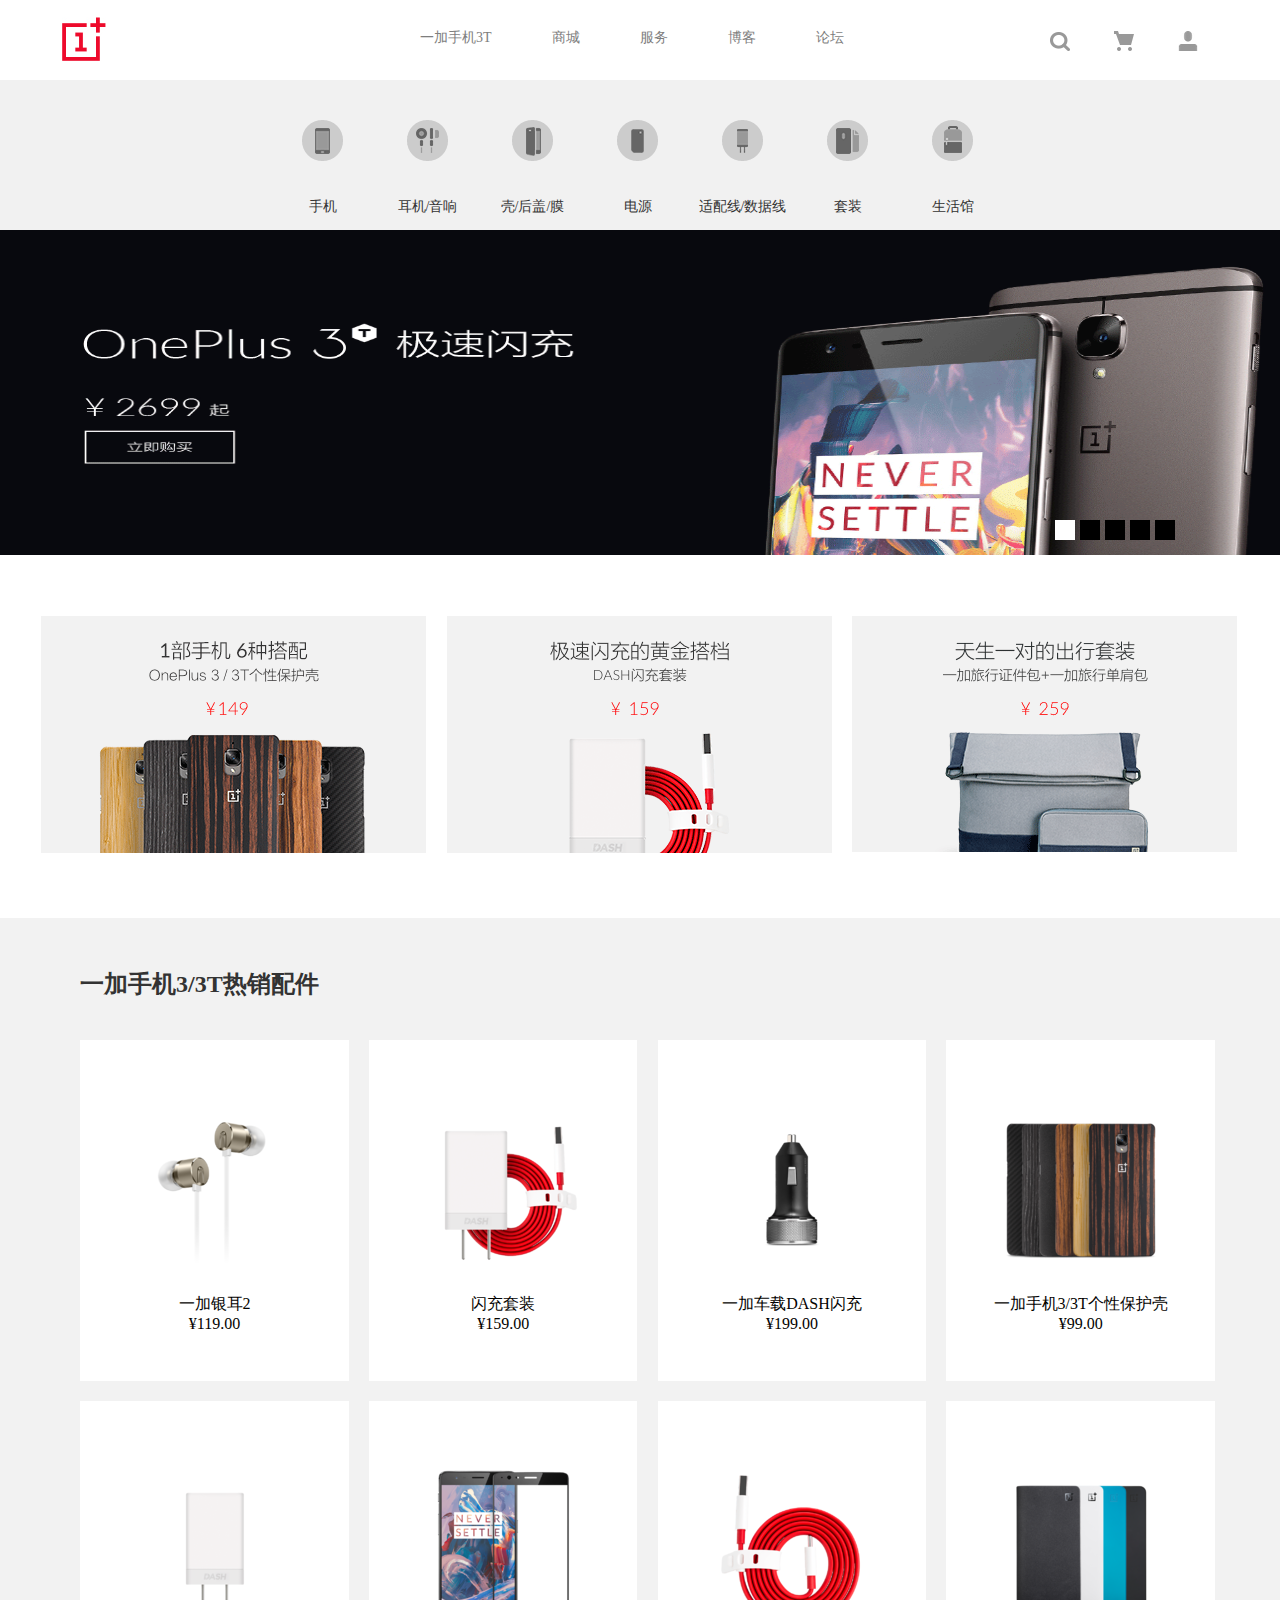
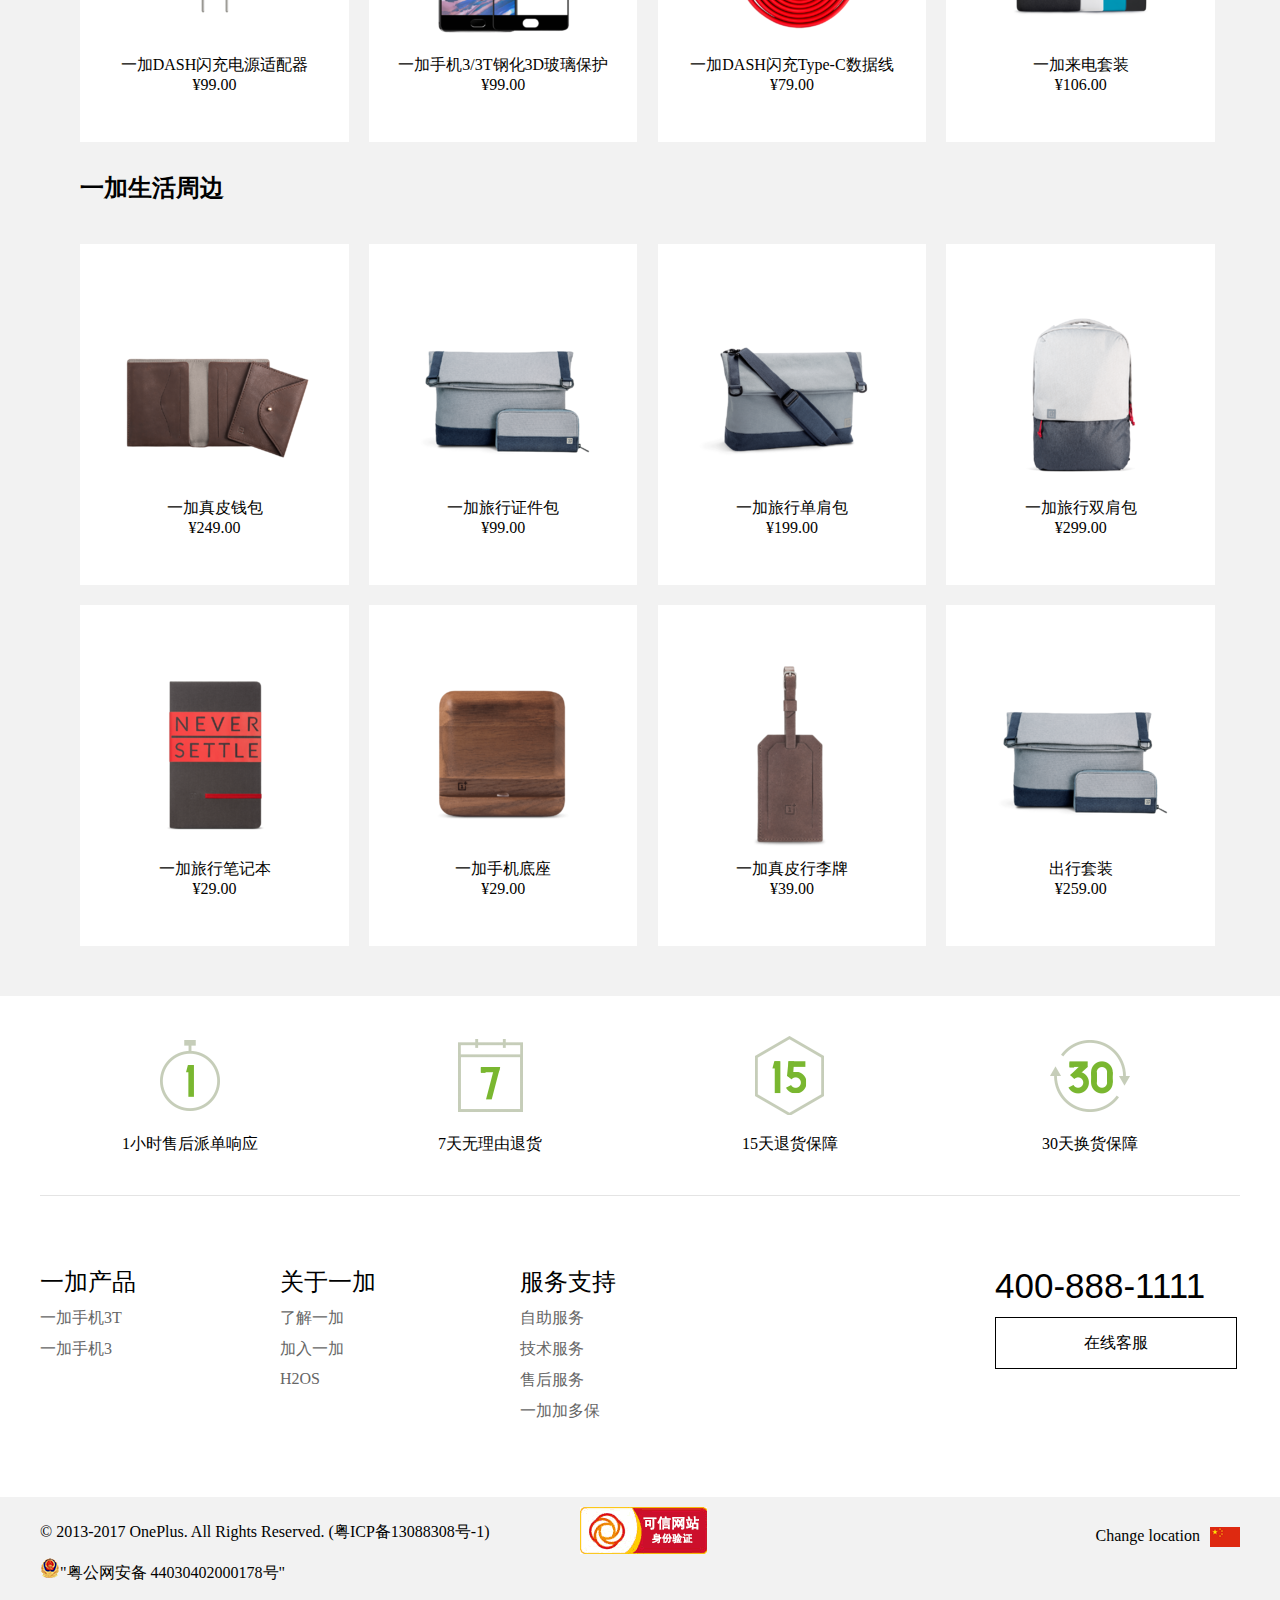
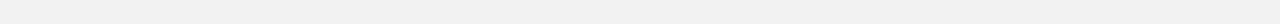
<file: 答辩项目-刘忠志/index.html>
<!DOCTYPE html>
<html lang="en">
<head>
    <meta charset="UTF-8">
    <title>首页</title>
    <link rel="stylesheet" href="css/tou.css"/>
    <link rel="stylesheet" href="css/zhuti.css"/>
    <link rel="stylesheet" href="css/jiao.css"/>
    <script type="text/javascript" src="js/jquery-1.12.4.js"></script>
    <script type="text/javascript" src="js/xiaoguo.js"></script>
</head>
<body>
<div class="tou">
    <div class="tounei">
        <h1>
            <a href="#" title="官方首页"><img src="images/aa.gif" alt="" class="tu"/></a>
        </h1>
        </div>
        <div class="touzhong">
        <ul>
            <li><a href="#">一加手机3T</a></li>
            <li><a href="#">商城</a></li>
            <li><a href="#">服务</a></li>
            <li><a href="博客.html">博客</a></li>
            <li><a href="#">论坛</a></li>
        </ul>
        </div>
        <div class="touyou">
            <a href="#"><img src="images/bb.gif" alt="" class="v"/></a>
            <a href="#"><img src="images/cc.gif" alt="" class="c"/></a>
            <a href="#"><img src="images/dd.gif" alt="" class="d"/></a>
        </div>
    </div>
    <a href="#"><p id="gouwu">你的购物车里没有物品！</p></a>
    <div class="logo">
        <!--<div class="logo_inner">-->
        <div class="logonei">
            <ul>
                <li><a href="#"><img src="images/jj.gif" alt="" class="j"/><span>手机</span></a></li>
                <li><a href="#"><img src="images/kk.gif" alt="" class="kk"/><span>耳机/音响</span></a></li>
                <li><a href="#"><img src="images/ii.gif" alt="" class="i"/><span>壳/后盖/膜</span></a></li>
                <li><a href="#"><img src="images/hh.gif" alt="" class="h"/><span>电源</span></a></li>
                <li><a href="跳转.html"><img src="images/gg.gif" alt="" class="g"/><span>适配线/数据线</span></a></li>
                <li><a href="#"><img src="images/ff.gif" alt="" class="f"/><span>套装</span></a></li>
                <li><a href="#"><img src="images/ee.gif" alt="" class="e"/><span>生活馆</span></a></li>
            </ul>
        </div>
        <!--</div>-->
    </div>
    <div class="k">
        <div class="ka">
        <a href="#"><img src="images/ll.gif" alt=""/></a>
        <a href="#"><img src="images/lunbo_1.gif" alt=""/></a>
        <a href="#"><img src="images/lunbo_2.gif" alt=""/></a>
        <a href="#"><img src="images/lunbo_3.gif" alt=""/></a>
        <a href="#"><img src="images/lunbo_4.gif" alt=""/></a>
            <ul>
                <li><a href="#"></a></li>
                <li><a href="#"></a></li>
                <li><a href="#"></a></li>
                <li><a href="#"></a></li>
                <li><a href="#"></a></li>
            </ul>
        </div>
    </div>
    <div class="satu">
        <div class="satunei">
        <ul>
           <li><a href="#"><img src="images/mm.gif" alt=""/></a></li>
           <li><a href="#"><img src="images/nn.gif" alt=""/></a></li>
           <li><a href="#"><img src="images/oo.gif" alt=""/></a></li>
        </ul>
        </div>
    </div>
    <div class="batu">
         <div class="bashang">
            <h2>一加手机3/3T热销配件</h2>
         </div>
        <ul>
            <li><a href="#"><img src="images/vv.png" alt=""/><p><span>一加银耳2</span><br/><span>¥119.00</span></p></a></li>
            <li><a href="#"><img src="images/pp.png" alt=""/><p><span>闪充套装</span><br/><span>¥159.00</span></p></a></li>
            <li><a href="#"><img src="images/qq.png" alt=""/><p><span>一加车载DASH闪充</span><br/><span>¥199.00</span></p></a></li>
            <li><a href="#"><img src="images/rr.png" alt=""/><p><span>一加手机3/3T个性保护壳</span><br/><span>¥99.00</span></p></a></li>
            <li><a href="#"><img src="images/ss.png" alt=""/><p><span>一加DASH闪充电源适配器</span><br/><span>¥99.00</span></p></a></li>
            <li><a href="#"><img src="images/tt.png" alt=""/><p><span>一加手机3/3T钢化3D玻璃保护</span><br/><span>¥99.00</span></p></a></li>
            <li><a href="#"><img src="images/uu.png" alt=""/><p><span>一加DASH闪充Type-C数据线</span><br/><span>¥79.00</span></p></a></li>
            <li><a href="#"><img src="images/ww.png" alt=""/><p><span>一加来电套装</span><br/><span>¥106.00</span></p></a></li>
        </ul>
    <div class="baxia">
        <h2>一加生活周边</h2>
    </div>
        <ul>
            <li><a href="#"><img src="images/p.png" alt=""/><p><span>一加真皮钱包</span><br/><span>¥249.00</span></p></a></li>
            <li><a href="#"><img src="images/q.png" alt=""/><p><span>一加旅行证件包</span><br/><span>¥99.00</span></p></a></li>
            <li><a href="#"><img src="images/r.png" alt=""/><p><span>一加旅行单肩包</span><br/><span>¥199.00</span></p></a></li>
            <li><a href="#"><img src="images/s.png" alt=""/><p><span>一加旅行双肩包</span><br/><span>¥299.00</span></p></a></li>
            <li><a href="#"><img src="images/t.png" alt=""/><p><span>一加旅行笔记本</span><br/><span>¥29.00</span></p></a></li>
            <li><a href="#"><img src="images/u.png" alt=""/><p><span>一加手机底座</span><br/><span>¥29.00</span></p></a></li>
            <li><a href="#"><img src="images/v.png" alt=""/><p><span>一加真皮行李牌</span><br/><span>¥39.00</span></p></a></li>
            <li><a href="#"><img src="images/w.png" alt=""/><p><span>出行套装</span><br/><span>¥259.00</span></p></a></li>
        </ul>
    </div>
<div class="tuihuo">
    <div class="tui">
        <ul>
            <li><a href="#"><img src="images/qaz.gif" alt=""/><span>1小时售后派单响应</span></a></li>
            <li><a href="#"><img src="images/wsx.gif" alt=""/><span>7天无理由退货</span></a></li>
            <li><a href="#"><img src="images/edc.gif" alt=""/><span>15天退货保障</span></a></li>
            <li><a href="#"><img src="images/rfv.gif" alt=""/><span>30天换货保障</span></a></li>
        </ul>
    </div>
</div>
<div class="foot">
    <div class="footnei">
        <div>
            <p>一加产品</p><ul>
            <li><a href="#">一加手机3T</a></li>
            <li><a href="#">一加手机3</a></li></ul></div>
        <div>
            <p>关于一加</p>
            <ul>
                <li><a href="#">了解一加</a></li>
                <li><a href="#">加入一加</a></li>
                <li><a href="#">H2OS</a></li>
            </ul></div>
        <div>
            <p>服务支持</p>
            <ul>
                <li><a href="#">自助服务</a></li>
                <li><a href="#">技术服务</a></li>
                <li><a href="#">售后服务</a></li>
                <li><a href="#">一加加多保</a></li>
            </ul></div>
        <div id="kefu">
            <div class="dianhua"><a href="#">400-888-1111</a></div>
            <div class="zaixian"><a href="#">在线客服</a></div>
        </div>
    </div>
</div>
<div class="jiaobu">
    <div class="jiaonei">
    <p class="jiao_1">© 2013-2017 OnePlus. All Rights Reserved. (粤ICP备13088308号-1)</p>
    <p class="jiao_2"><a href="#"><img src="images/cnnic.png" alt=""/></a></p>
    <a href="#"><img src="images/guotu_03.gif" alt="" class="guo"/></a>
    <p class="jiao_3">Change location</p>
    <p class="jiao_4"><a href="#"><img src="images/record.png" alt=""/>"粤公网安备 44030402000178号"</a></p>
    </div>
</div>
</body>
</html>
</file>
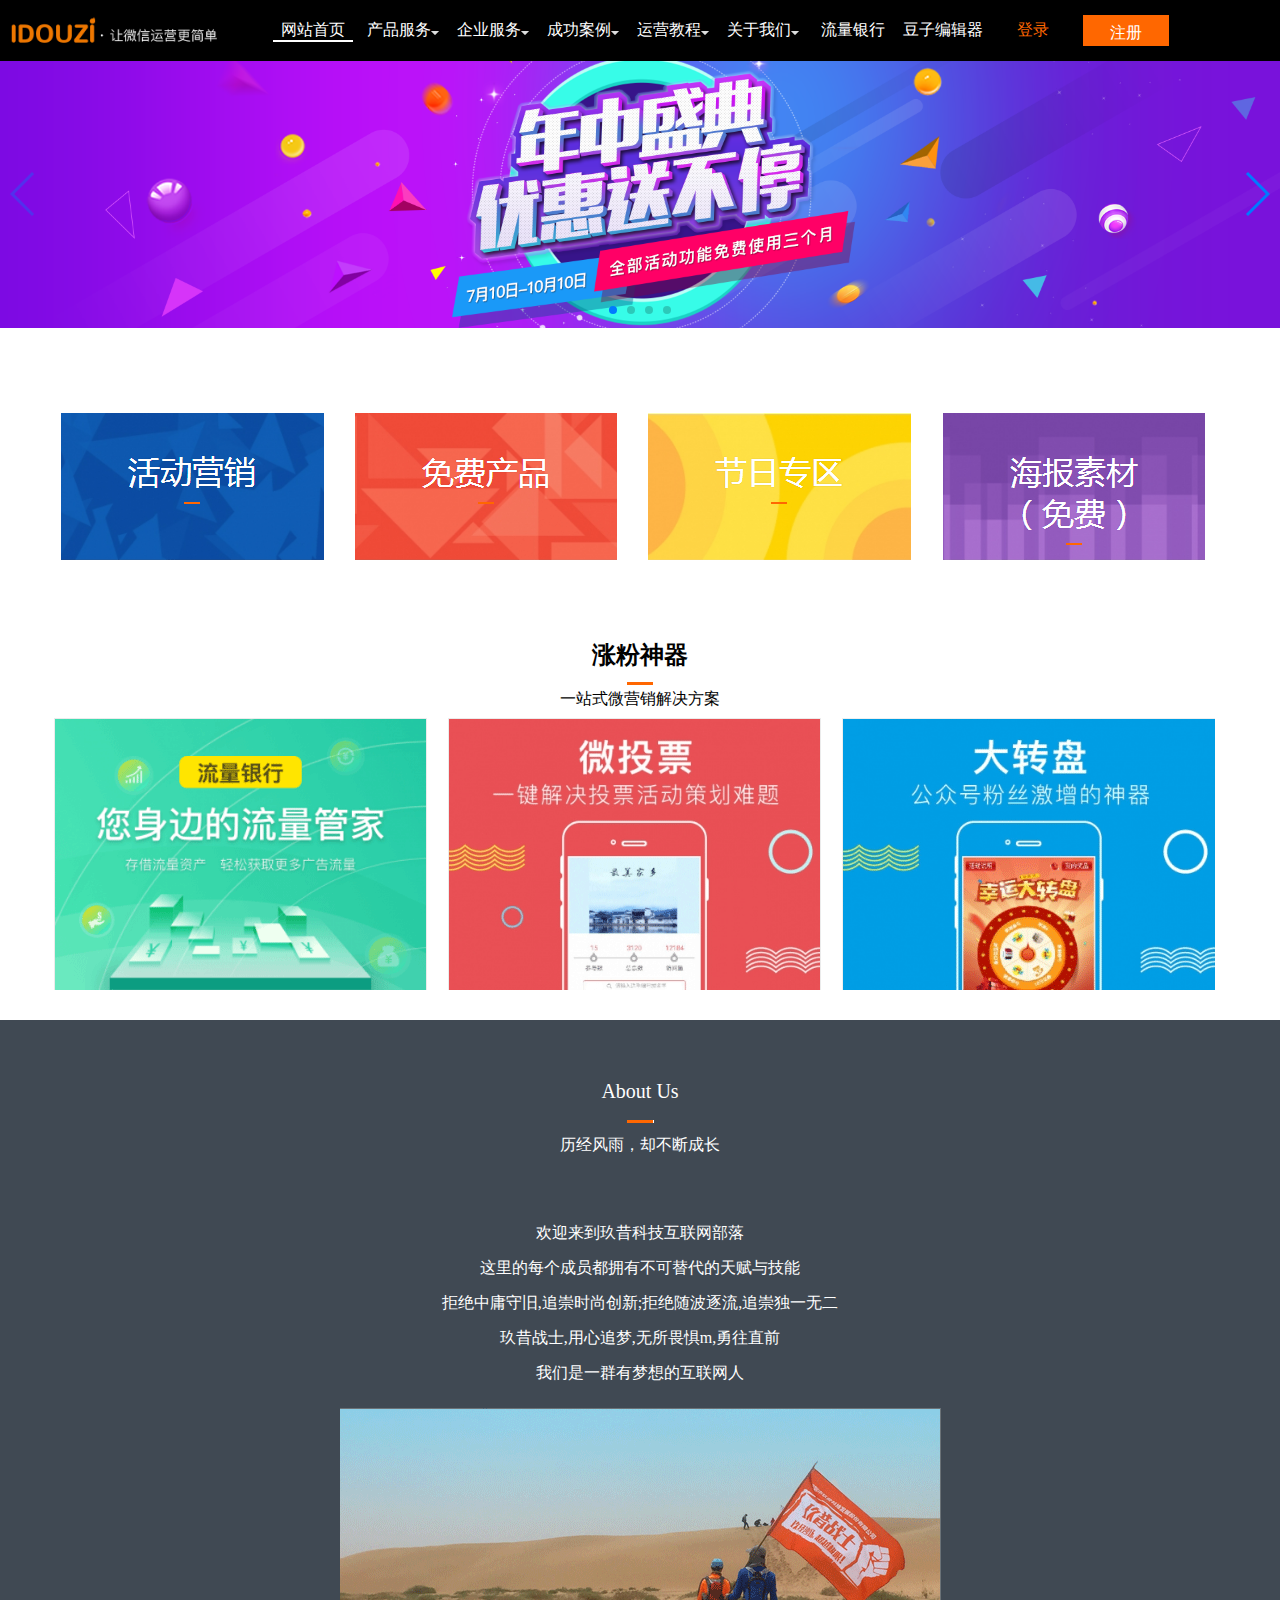
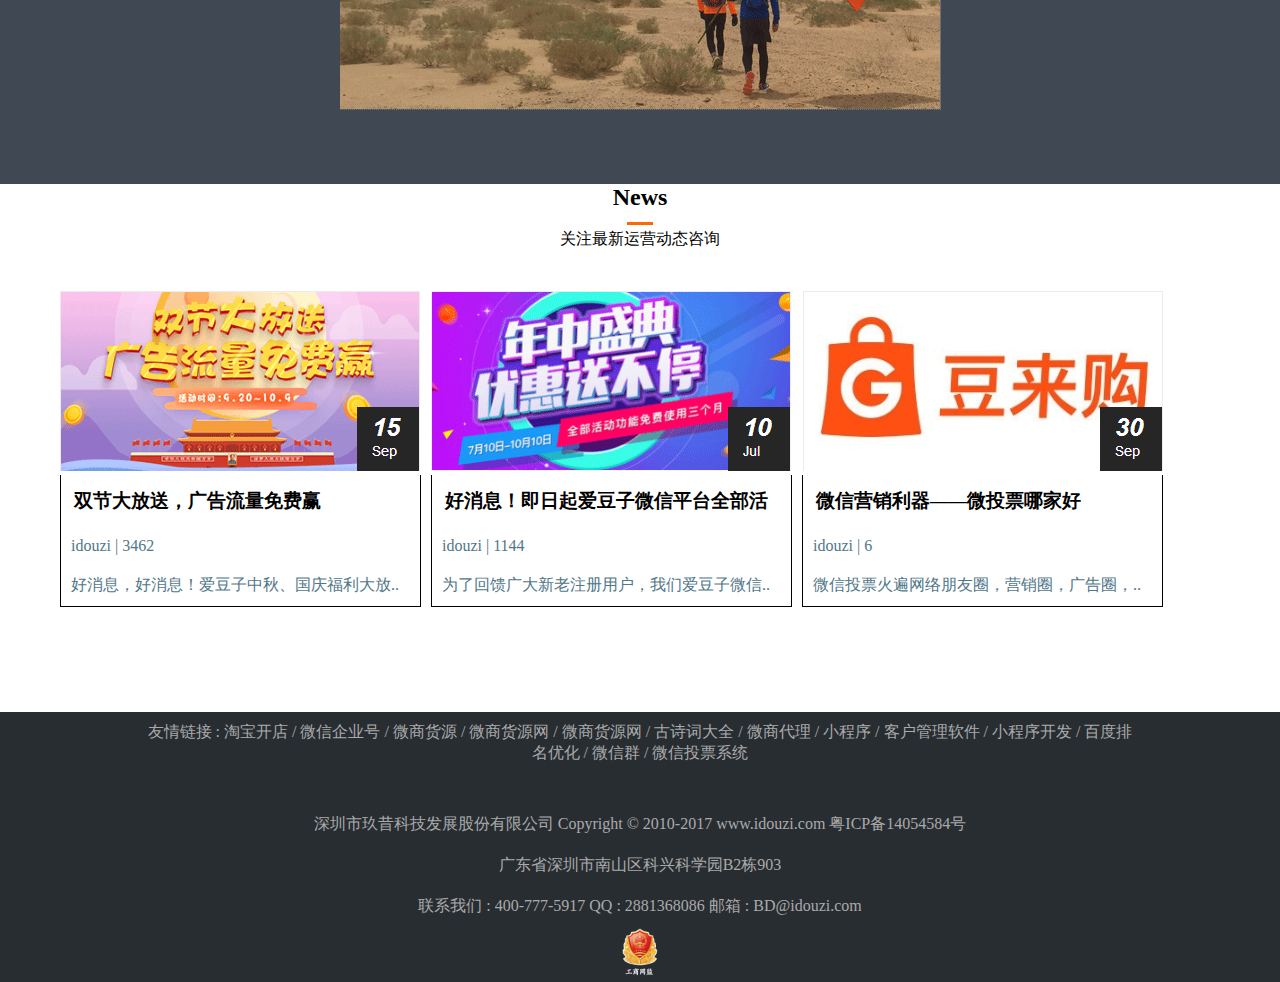
<file: 爱豆子/爱豆子.html>
<!DOCTYPE html>
<html lang="en">
<head>
    <meta charset="UTF-8">
    <title></title>
    <link rel="stylesheet" href="css.css"/>
    <meta name="viewport" content="width=device-width, initial-scale=1, minimum-scale=1, maximum-scale=1">
    <link rel="stylesheet" href="swiper.min.css">
    <script type="text/javascript" src="js/jquery-1.12.4.js"></script>
    <script type="text/javascript" src="js/jsa.js"></script>
</head>
<body>
 <header>
    <div class="div_1">
    <img src="images/1_03.gif" alt="" class="img_1"/>
    <ul class="ul_1">
        <li class="li_1"><a href="###">网站首页</a></li>
        <li><a href="###">产品服务</a><img src="images/2_06.gif" alt=""/>
        <ul class="ul_1_1">
            <li>>活动营销</li>
            <li>>免费产品</li>
            <li>>节日专区</li>
            <li>>海报素材（免费）</li>
        </ul>
        </li>
        <li><a href="###">企业服务<img src="images/2_06.gif" alt=""/></a>
        <ul class="ul_1_1">
            <li>>云贡销存</li>
            <li>>云报税</li>
            <li>>腾讯广告</li>
        </ul>
        </li>
        <li><a href="###">成功案例<img src="images/2_06.gif" alt=""/></a>
        <ul class="ul_1_1">
            <li>>电商</li>
            <li>>教育</li>
            <li>>餐饮</li>
            <li>>美容</li>
            <li>>腾讯</li>
            <li>>医疗</li>
            <li>>家电</li>
        </ul>
        </li>
        <li><a href="###">运营教程<img src="images/2_06.gif" alt=""/></a>
        <ul class="ul_1_1">
            <li>>运营小白</li>
            <li>>增粉技巧</li>
            <li>>活动策划</li>
            <li>>营销推广</li>
            <li>>其他内容</li>
        </ul>
        </li>
        <li><a href="###">关于我们<img src="images/2_06.gif" alt=""/></a>
        <ul class="ul_1_1">
            <li>>来了就留个言呗</li>
            <li>>投诉建议</li>
            <li>>联系我们</li>
        </ul>
        </li>
        <li><a href="###">流量银行</a></li>
        <li><a href="###">豆子编辑器</a></li>
        <li class="li_2"><a href="###">登录</a></li>
        <li class="li_3"><a href="###">注册</a></li>
    </ul>
    </div>
 </header>
 <!-- Swiper -->
 <div class="swiper-container">
     <div class="swiper-wrapper">
         <div class="swiper-slide"><img src="images/1499651166.png" alt=""/></div>
         <div class="swiper-slide"><img src="images/1505442249.png" alt=""/></div>
         <div class="swiper-slide"><img src="images/1505468040.jpg" alt=""/></div>
         <div class="swiper-slide"><img src="images/1505899813.png" alt=""/></div>
     </div>
     <!-- Add Pagination -->
     <div class="swiper-pagination"></div>
     <!-- Add Arrows -->
     <div class="swiper-button-next"></div>
     <div class="swiper-button-prev"></div>
 </div>
 <!-- Swiper JS -->
 <script src="js/swiper.min.js"></script>
 <!-- Initialize Swiper -->
 <script>
     var swiper = new Swiper('.swiper-container', {
         pagination: '.swiper-pagination',
         nextButton: '.swiper-button-next',
         prevButton: '.swiper-button-prev',
         paginationClickable: true,
         spaceBetween: 30,
         centeredSlides: true,
         autoplay: 2500,
         autoplayDisableOnInteraction: false
     });
 </script>
<div class="div_2">
    <ul class="bannerlist">
        <li><img src="images/4_03.gif" alt=""/><a href="#" class="aa"></a></li>
        <li><img src="images/5_03.gif" alt=""/><a href="#" class="aa"></a></li>
        <li><img src="images/6_03.gif" alt=""/><a href="#" class="aa"></a></li>
        <li><img src="images/7_03.gif" alt=""/><a href="#" class="aa"></a></li>
    </ul>
</div>
<div class="div_3">
    <h2>涨粉神器</h2>
    <img src="images/3_03.gif" alt=""/>
    <p>一站式微营销解决方案</p>
</div>
<div class="div_4">
    <div>
    <img src="images/63_03.gif" alt=""/>
    <img src="images/65_03.gif" alt=""/>
    <img src="images/67_03.gif" alt=""/>
    <img src="images/69_03.gif" alt=""/>
    </div>
</div>
<div class="div_5">
    <p class="div_5_p1">About Us</p>
    <img src="images/3_03.gif" alt=""/>
    <p>历经风雨，却不断成长</p>
    <p class="div_5_p3">欢迎来到玖昔科技互联网部落</p>
    <p>这里的每个成员都拥有不可替代的天赋与技能</p>
    <p>拒绝中庸守旧,追崇时尚创新;拒绝随波逐流,追崇独一无二</p>
    <p>玖昔战士,用心追梦,无所畏惧m,勇往直前</p>
    <p>我们是一群有梦想的互联网人</p>
    <img src="images/091_03.gif" alt="" class="div_5_img_2"/>
</div>
<div class="div_6">
    <div class="div_6_1">
        <h2>News</h2>
        <img src="images/3_03.gif" alt=""/>
        <p>关注最新运营动态咨询</p>
    </div>
    <div class="div_6_2">
        <ul>
        <li><img src="images/123_03.gif" alt=""/><a href="" class="bb"></a>
            <div>
            <h3>双节大放送，广告流量免费赢</h3>
            <p>idouzi  |  3462</p>
            <p>好消息，好消息！爱豆子中秋、国庆福利大放..</p>
            </div>
        </li>
        <li><img src="images/124_05.gif" alt=""/><a href="" class="bb"></a>
            <div>
            <h3>好消息！即日起爱豆子微信平台全部活</h3>
            <p>idouzi  |  1144</p>
            <p>为了回馈广大新老注册用户，我们爱豆子微信..</p>
            </div>
        </li>
        <li><img src="images/125_07.gif" alt=""/><a href="" class="bb"></a>
            <div>
            <h3>微信营销利器——微投票哪家好</h3>
            <p>idouzi  |  6</p>
            <p>微信投票火遍网络朋友圈，营销圈，广告圈，..</p>
            </div>
        </li>
        </ul>
    </div>
</div>
<footer>
    <p class="fp1">友情链接 :  淘宝开店 /  微信企业号  / 微商货源 /  微商货源网  / 微商货源网  / 古诗词大全  / 微商代理  / 小程序  / 客户管理软件  / 小程序开发 /  百度排名优化 / 微信群 /  微信投票系统</p>
<div class="bwe">
    <p>深圳市玖昔科技发展股份有限公司 Copyright © 2010-2017 www.idouzi.com 粤ICP备14054584号</p>
    <p>广东省深圳市南山区科兴科学园B2栋903</p>
    <p>联系我们 : 400-777-5917 QQ : 2881368086 邮箱 : BD@idouzi.com</p>
    <img src="images/ou_03.gif" alt=""/>
</div>
</footer>
</body>
</html>
</file>
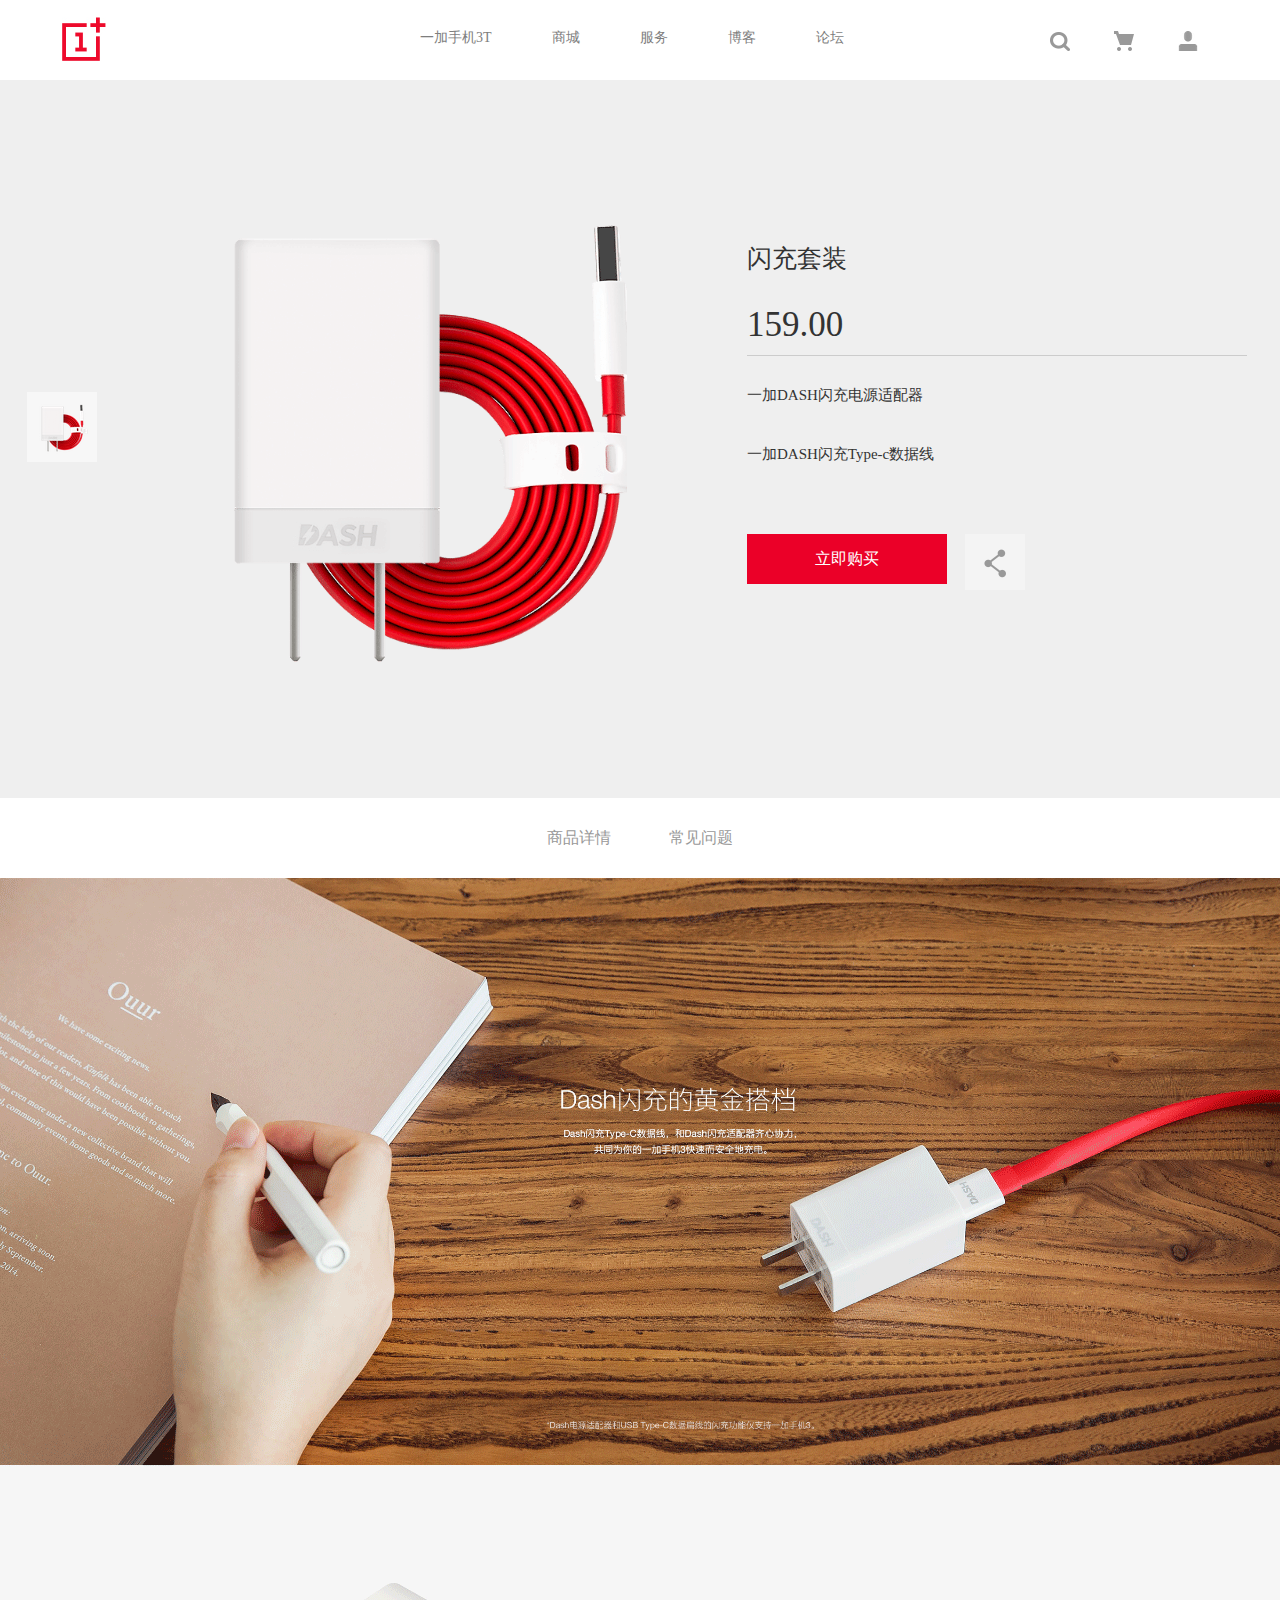
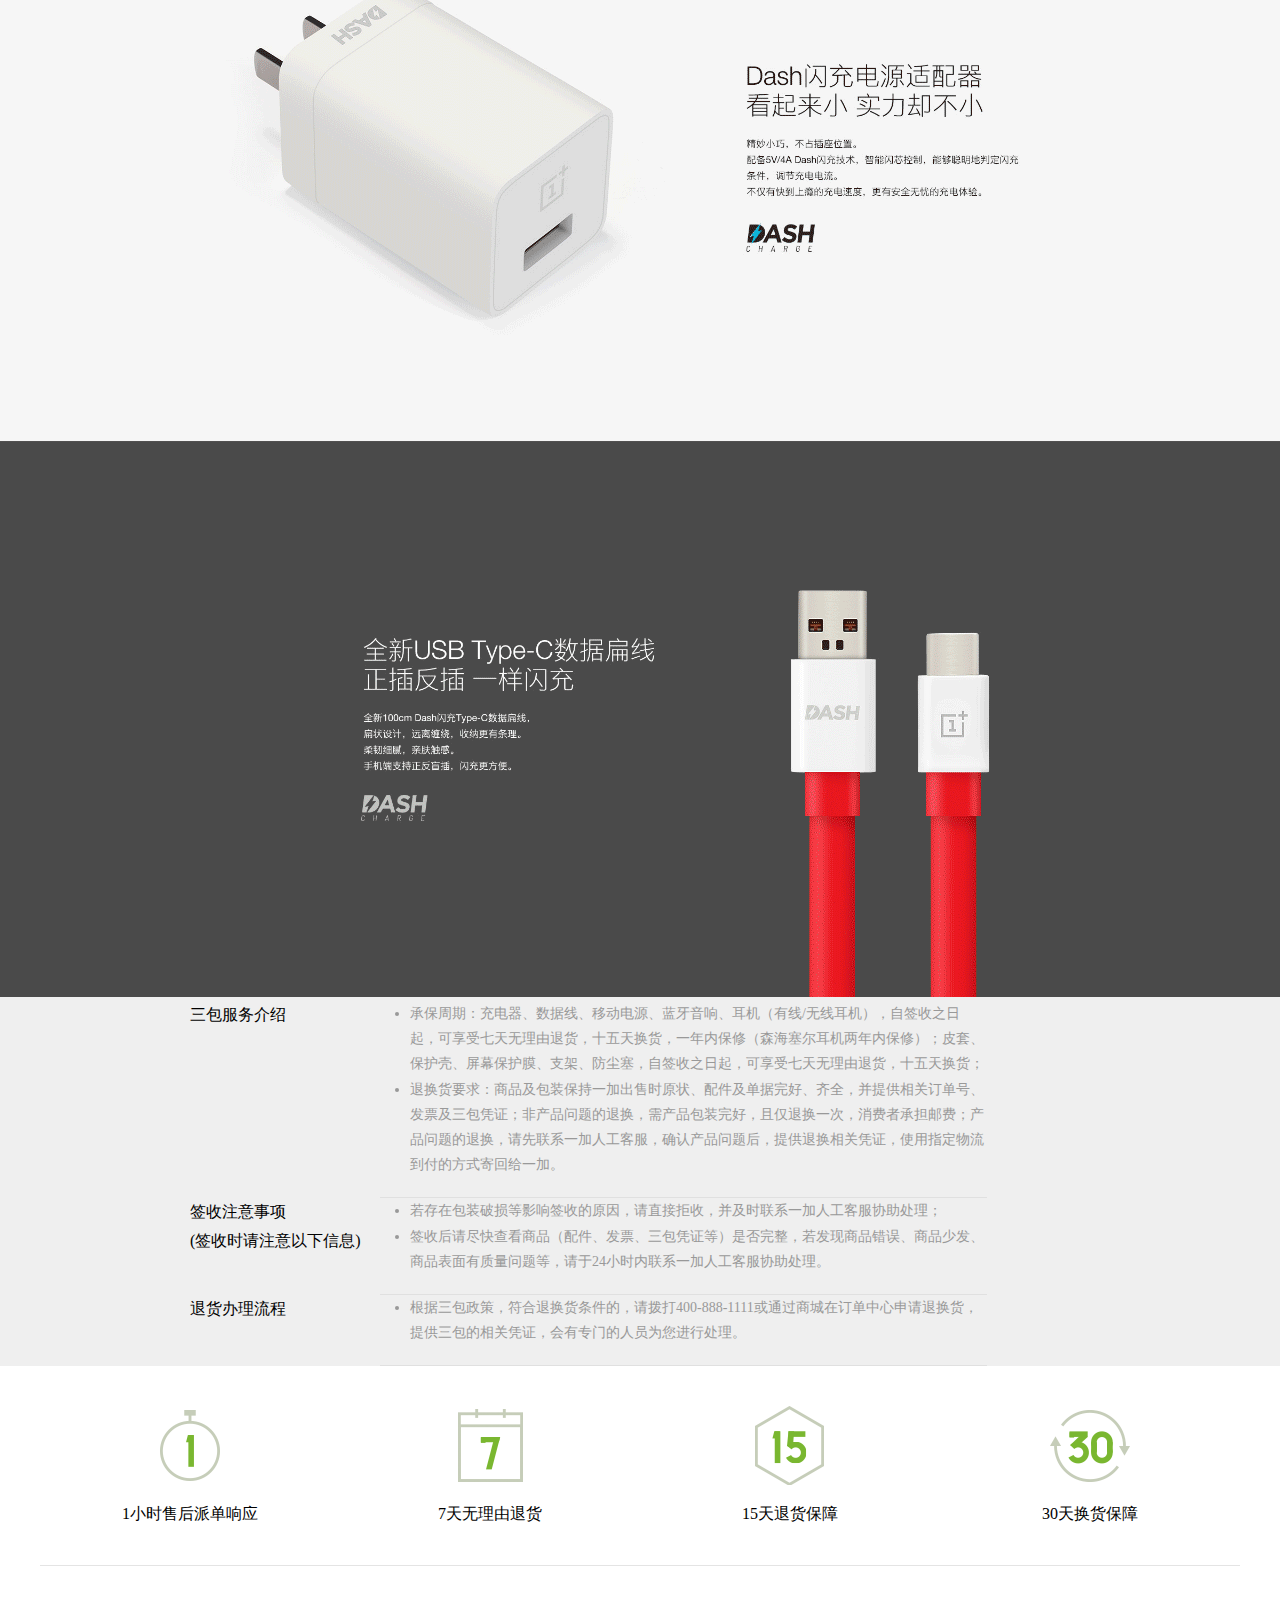
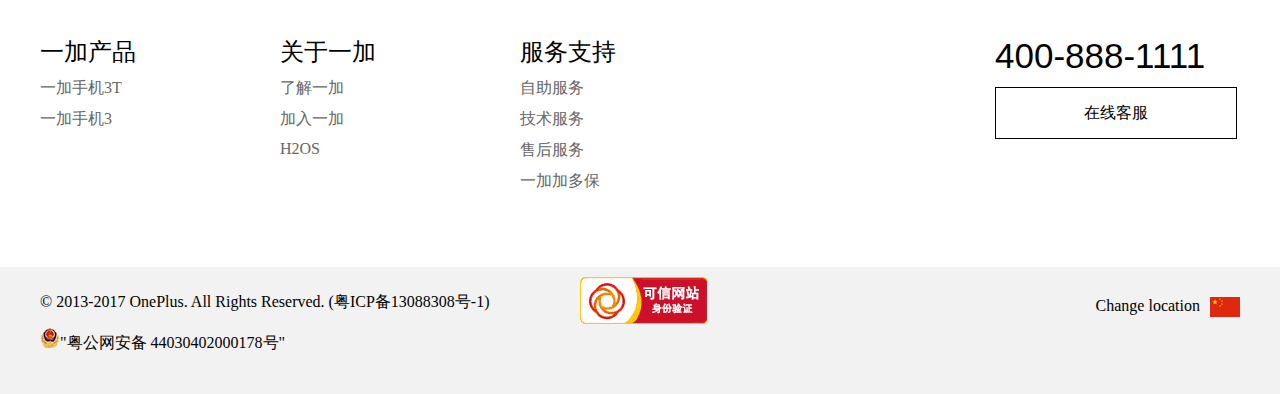
<file: 答辩项目-刘忠志/详情.html>
<!DOCTYPE html>
<html lang="en">
<head>
    <meta charset="UTF-8">
    <title>详情</title>
    <link rel="stylesheet" href="css/tou.css"/>
    <link rel="stylesheet" href="css/jiao.css"/>
    <link rel="stylesheet" href="css/xiangqing_css.css"/>
    <script type="text/javascript" src="js/jquery-1.12.4.js"></script>
    <script type="text/javascript" src="js/xiaoguo.js"></script>
</head>
<body>
<div class="tou">
    <div class="tounei">
        <h1>
            <a href="#" title="官方首页"><img src="images/aa.gif" alt="" class="tu"/></a>
        </h1>
    </div>
    <div class="touzhong">
        <ul>
            <li><a href="#">一加手机3T</a></li>
            <li><a href="#">商城</a></li>
            <li><a href="#">服务</a></li>
            <li><a href="博客.html">博客</a></li>
            <li><a href="#">论坛</a></li>
        </ul>
    </div>
    <div class="touyou">
        <a href="#"><img src="images/bb.gif" alt="" class="v"/></a>
        <a href="#"><img src="images/cc.gif" alt="" class="c"/></a>
        <a href="#"><img src="images/dd.gif" alt="" class="d"/></a>
    </div>
</div>
<a href="#"><p id="gouwu">你的购物车里没有物品！</p></a>
<div class="zhuti">
    <div class="zhutinei">
        <div>
            <div class="xiaotu"><a href="#"><img src="images/vab_03.gif" alt=""/></a></div>
            <div class="datu"><img src="images/闪充套装-一加手机官网_03.gif" alt=""/></div>
            <div class="youss">
                 <p class="p_1">闪充套装</p>
                 <p class="p_2">159.00</p>
                 <p class="p_3">一加DASH闪充电源适配器</p>
                 <p class="p_4">一加DASH闪充Type-c数据线</p>
                <ul>
                    <li class="ul_li"><a href="">立即购买</a></li>
                    <li><a href=""><img src="images/fenxiang_03.gif" alt=""/></a></li>
                </ul>
            </div>
        </div>
    </div>
    <div class="xuantin">
        <ul>
            <li class="dian_1">商品详情</li>
            <li class="dian_2">常见问题</li>
        </ul>
    </div>
    <div>
        <a name="aaa"><img src="images/dasan.gif" alt=""/></a>
    </div>
</div>
<div class="jie">
    <div class="jieshaoaa">
        <div>
            <div class="san"><p>三包服务介绍</p></div>
            <div class="sanbao">
                <ul>
                    <li>承保周期：充电器、数据线、移动电源、蓝牙音响、耳机（有线/无线耳机），自签收之日起，可享受七天无理由退货，十五天换货，一年内保修（森海塞尔耳机两年内保修）；皮套、保护壳、屏幕保护膜、支架、防尘塞，自签收之日起，可享受七天无理由退货，十五天换货；</li>
                    <li>退换货要求：商品及包装保持一加出售时原状、配件及单据完好、齐全，并提供相关订单号、发票及三包凭证；非产品问题的退换，需产品包装完好，且仅退换一次，消费者承担邮费；产品问题的退换，请先联系一加人工客服，确认产品问题后，提供退换相关凭证，使用指定物流到付的方式寄回给一加。</li>
                </ul>
            </div>
        </div>
        <div>
            <div class="san"><p>签收注意事项<br/>
                (签收时请注意以下信息)</p></div>
            <div class="sanbao">
                <ul>
                    <li>若存在包装破损等影响签收的原因，请直接拒收，并及时联系一加人工客服协助处理；</li>
                    <li>签收后请尽快查看商品（配件、发票、三包凭证等）是否完整，若发现商品错误、商品少发、商品表面有质量问题等，请于24小时内联系一加人工客服协助处理。</li>
                </ul>
            </div>
        </div>
        <div>
            <div class="san"><p>退货办理流程</p></div>
            <div class="sanbao">
                <ul>
                    <li>根据三包政策，符合退换货条件的，请拨打400-888-1111或通过商城在订单中心申请退换货，提供三包的相关凭证，会有专门的人员为您进行处理。</li>
                </ul>
            </div>
        </div>
    </div>
</div>
<div class="tuihuo">
    <div class="tui">
        <ul>
            <li><a href="#"><img src="images/qaz.gif" alt=""/><span>1小时售后派单响应</span></a></li>
            <li><a href="#"><img src="images/wsx.gif" alt=""/><span>7天无理由退货</span></a></li>
            <li><a href="#"><img src="images/edc.gif" alt=""/><span>15天退货保障</span></a></li>
            <li><a href="#"><img src="images/rfv.gif" alt=""/><span>30天换货保障</span></a></li>
        </ul>
    </div>
</div>
<div class="foot">
    <div class="footnei">
        <div>
            <p>一加产品</p><ul>
            <li><a href="#">一加手机3T</a></li>
            <li><a href="#">一加手机3</a></li></ul></div>
        <div>
            <p>关于一加</p>
            <ul>
                <li><a href="#">了解一加</a></li>
                <li><a href="#">加入一加</a></li>
                <li><a href="#">H2OS</a></li>
            </ul></div>
        <div>
            <p>服务支持</p>
            <ul>
                <li><a href="#">自助服务</a></li>
                <li><a href="#">技术服务</a></li>
                <li><a href="#">售后服务</a></li>
                <li><a href="#">一加加多保</a></li>
            </ul></div>
        <div id="kefu">
            <div class="dianhua"><a href="#">400-888-1111</a></div>
            <div class="zaixian"><a href="#">在线客服</a></div>
        </div>
    </div>
</div>
<div class="jiaobu">
    <div class="jiaonei">
        <p class="jiao_1">© 2013-2017 OnePlus. All Rights Reserved. (粤ICP备13088308号-1)</p>
        <p class="jiao_2"><a href="#"><img src="images/cnnic.png" alt=""/></a></p>
        <a href="#"><img src="images/guotu_03.gif" alt="" class="guo"/></a>
        <p class="jiao_3">Change location</p>
        <p class="jiao_4"><a href="#"><img src="images/record.png" alt=""/>"粤公网安备 44030402000178号"</a></p>
    </div>
</div>
</body>
</html>
</file>
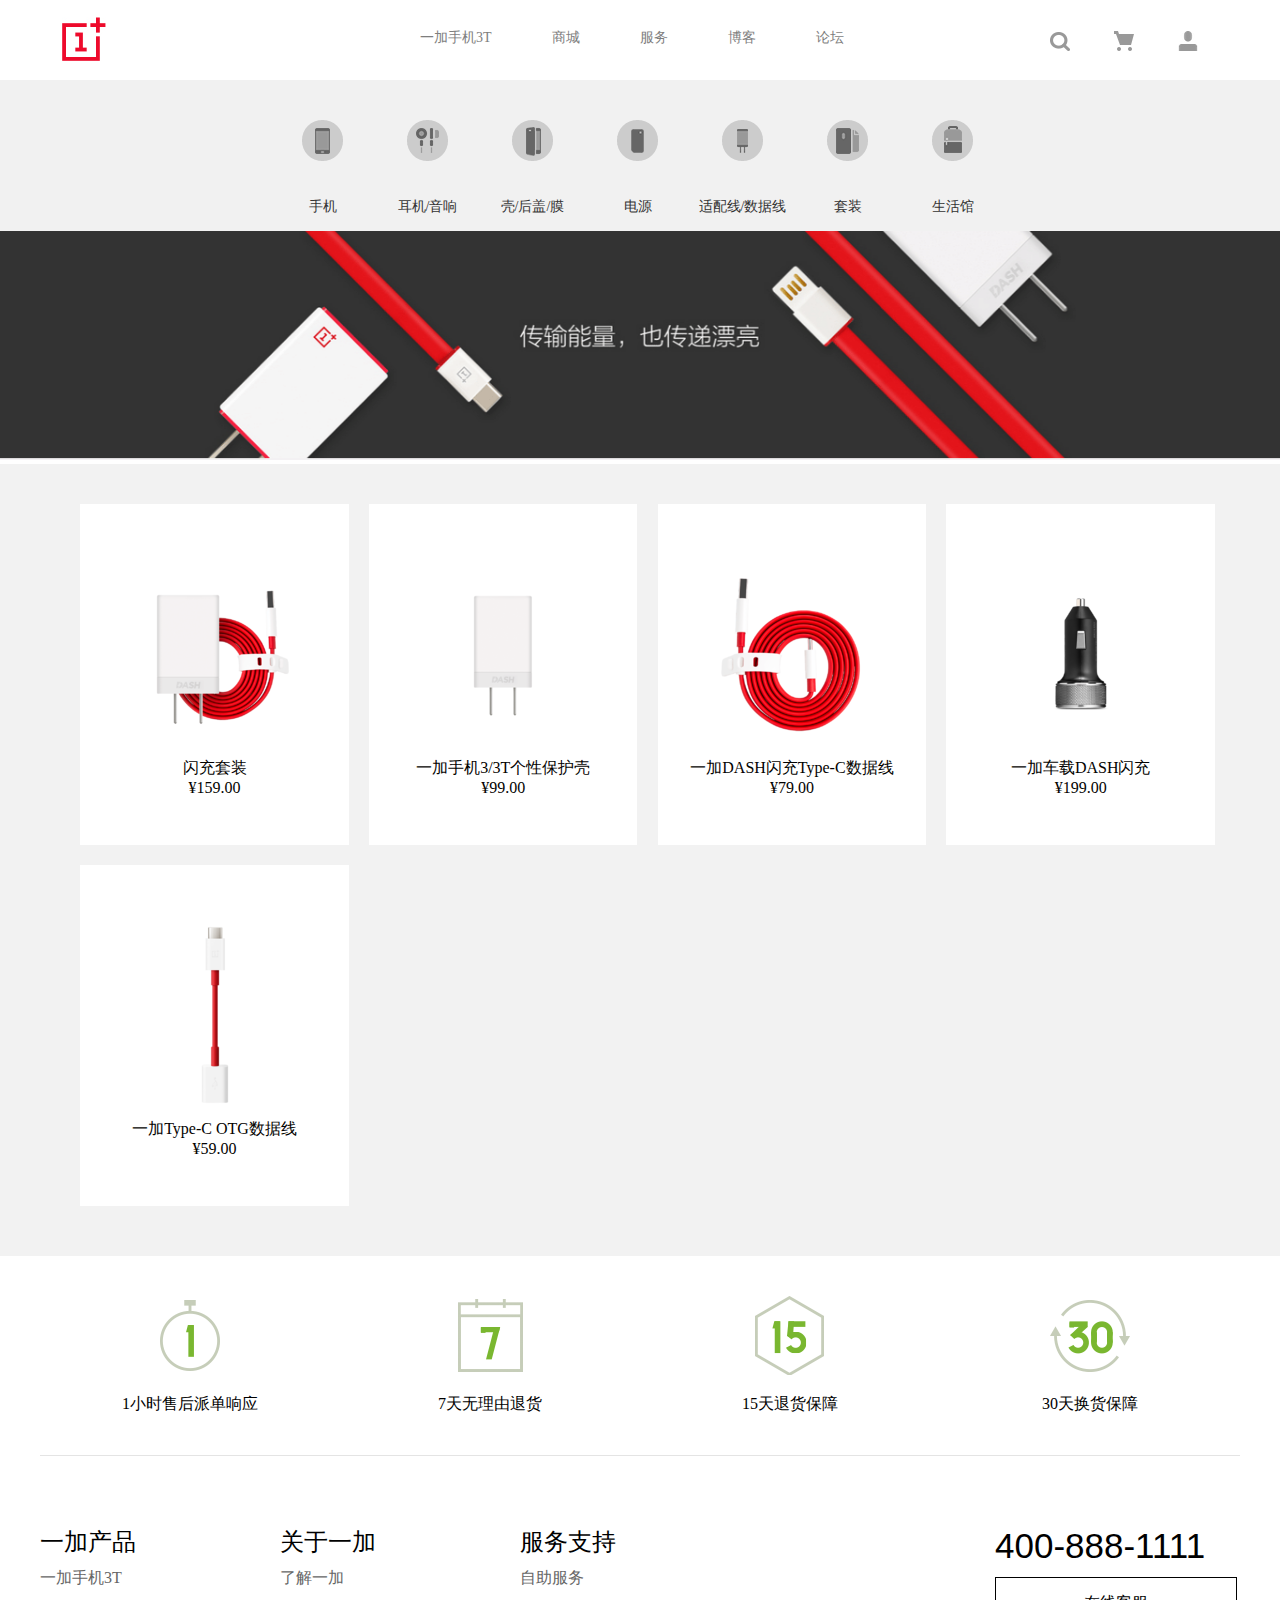
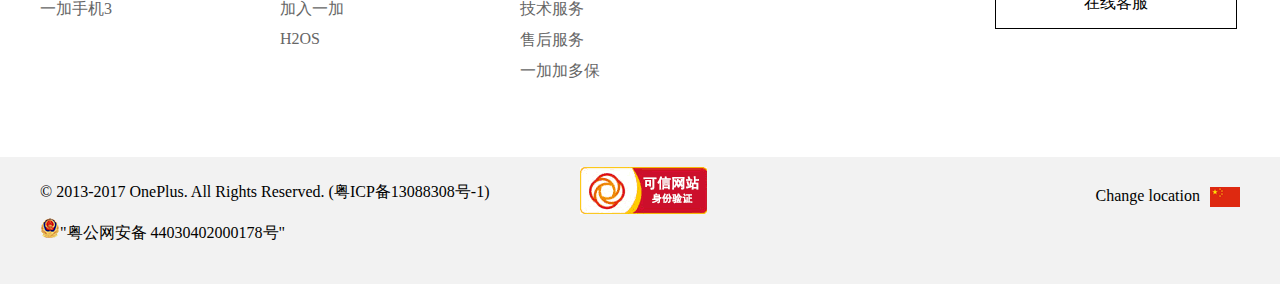
<file: 答辩项目-刘忠志/跳转.html>
<!DOCTYPE html>
<html lang="en">
<head>
    <meta charset="UTF-8">
    <title></title>
    <link rel="stylesheet" href="css/tou.css"/>
    <link rel="stylesheet" href="css/jiao.css"/>
    <link rel="stylesheet" href="css/zhuti.css"/>
    <script type="text/javascript" src="js/jquery-1.12.4.js"></script>
    <script type="text/javascript" src="js/xiaoguo.js"></script>
</head>
<body>
<div class="tou">
    <div class="tounei">
        <h1>
            <a href="#" title="官方首页"><img src="images/aa.gif" alt="" class="tu"/></a>
        </h1>
    </div>
    <div class="touzhong">
        <ul>
            <li><a href="#">一加手机3T</a></li>
            <li><a href="#">商城</a></li>
            <li><a href="#">服务</a></li>
            <li><a href="博客.html">博客</a></li>
            <li><a href="#">论坛</a></li>
        </ul>
    </div>
    <div class="touyou">
        <a href="#"><img src="images/bb.gif" alt="" class="v"/></a>
        <a href="#"><img src="images/cc.gif" alt="" class="c"/></a>
        <a href="#"><img src="images/dd.gif" alt="" class="d"/></a>
    </div>
</div>
<a href="#"><p id="gouwu">你的购物车里没有物品！</p></a>
<div class="logo">
    <!--<div class="logo_inner">-->
    <div class="logonei">
        <ul>
            <li><a href="#"><img src="images/jj.gif" alt="" class="j"/><span>手机</span></a></li>
            <li><a href="#"><img src="images/kk.gif" alt="" class="kk"/><span>耳机/音响</span></a></li>
            <li><a href="#"><img src="images/ii.gif" alt="" class="i"/><span>壳/后盖/膜</span></a></li>
            <li><a href="#"><img src="images/hh.gif" alt="" class="h"/><span>电源</span></a></li>
            <li><a href="#"><img src="images/gg.gif" alt="" class="g"/><span>适配线/数据线</span></a></li>
            <li><a href="#"><img src="images/ff.gif" alt="" class="f"/><span>套装</span></a></li>
            <li><a href="#"><img src="images/ee.gif" alt="" class="e"/><span>生活馆</span></a></li>
        </ul>
    </div>
    <!--</div>-->
</div>
<div class="shuxian">
    <img src="images/tiao_1_02.gif" alt=""/>
</div>
<div class="batu">
    <ul>
        <li><a href="详情.html"><img src="images/pp.png" alt=""/><p><span>闪充套装</span><br/><span>¥159.00</span></p></a></li>
        <li><a href="#"><img src="images/ss.png" alt=""/><p><span>一加手机3/3T个性保护壳</span><br/><span>¥99.00</span></p></a></li>
        <li><a href="#"><img src="images/uu.png" alt=""/><p><span>一加DASH闪充Type-C数据线</span><br/><span>¥79.00</span></p></a></li>
        <li><a href="#"><img src="images/qq.png" alt=""/><p><span>一加车载DASH闪充</span><br/><span>¥199.00</span></p></a></li>
        <li><a href="#"><img src="images/tiaozhuan.png" alt=""/><p><span>一加Type-C OTG数据线</span><br/><span>¥59.00</span></p></a></li>
    </ul>
</div>
<div class="tuihuo">
    <div class="tui">
        <ul>
            <li><a href="#"><img src="images/qaz.gif" alt=""/><span>1小时售后派单响应</span></a></li>
            <li><a href="#"><img src="images/wsx.gif" alt=""/><span>7天无理由退货</span></a></li>
            <li><a href="#"><img src="images/edc.gif" alt=""/><span>15天退货保障</span></a></li>
            <li><a href="#"><img src="images/rfv.gif" alt=""/><span>30天换货保障</span></a></li>
        </ul>
    </div>
</div>
<div class="foot">
    <div class="footnei">
        <div>
            <p>一加产品</p><ul>
            <li><a href="#">一加手机3T</a></li>
            <li><a href="#">一加手机3</a></li></ul></div>
        <div>
            <p>关于一加</p>
            <ul>
                <li><a href="#">了解一加</a></li>
                <li><a href="#">加入一加</a></li>
                <li><a href="#">H2OS</a></li>
            </ul></div>
        <div>
            <p>服务支持</p>
            <ul>
                <li><a href="#">自助服务</a></li>
                <li><a href="#">技术服务</a></li>
                <li><a href="#">售后服务</a></li>
                <li><a href="#">一加加多保</a></li>
            </ul></div>
        <div id="kefu">
            <div class="dianhua"><a href="#">400-888-1111</a></div>
            <div class="zaixian"><a href="#">在线客服</a></div>
        </div>
    </div>
</div>
<div class="jiaobu">
    <div class="jiaonei">
        <p class="jiao_1">© 2013-2017 OnePlus. All Rights Reserved. (粤ICP备13088308号-1)</p>
        <p class="jiao_2"><a href="#"><img src="images/cnnic.png" alt=""/></a></p>
        <a href="#"><img src="images/guotu_03.gif" alt="" class="guo"/></a>
        <p class="jiao_3">Change location</p>
        <p class="jiao_4"><a href="#"><img src="images/record.png" alt=""/>"粤公网安备 44030402000178号"</a></p>
    </div>
    </div>
    </div>
</body>
</html>
</file>
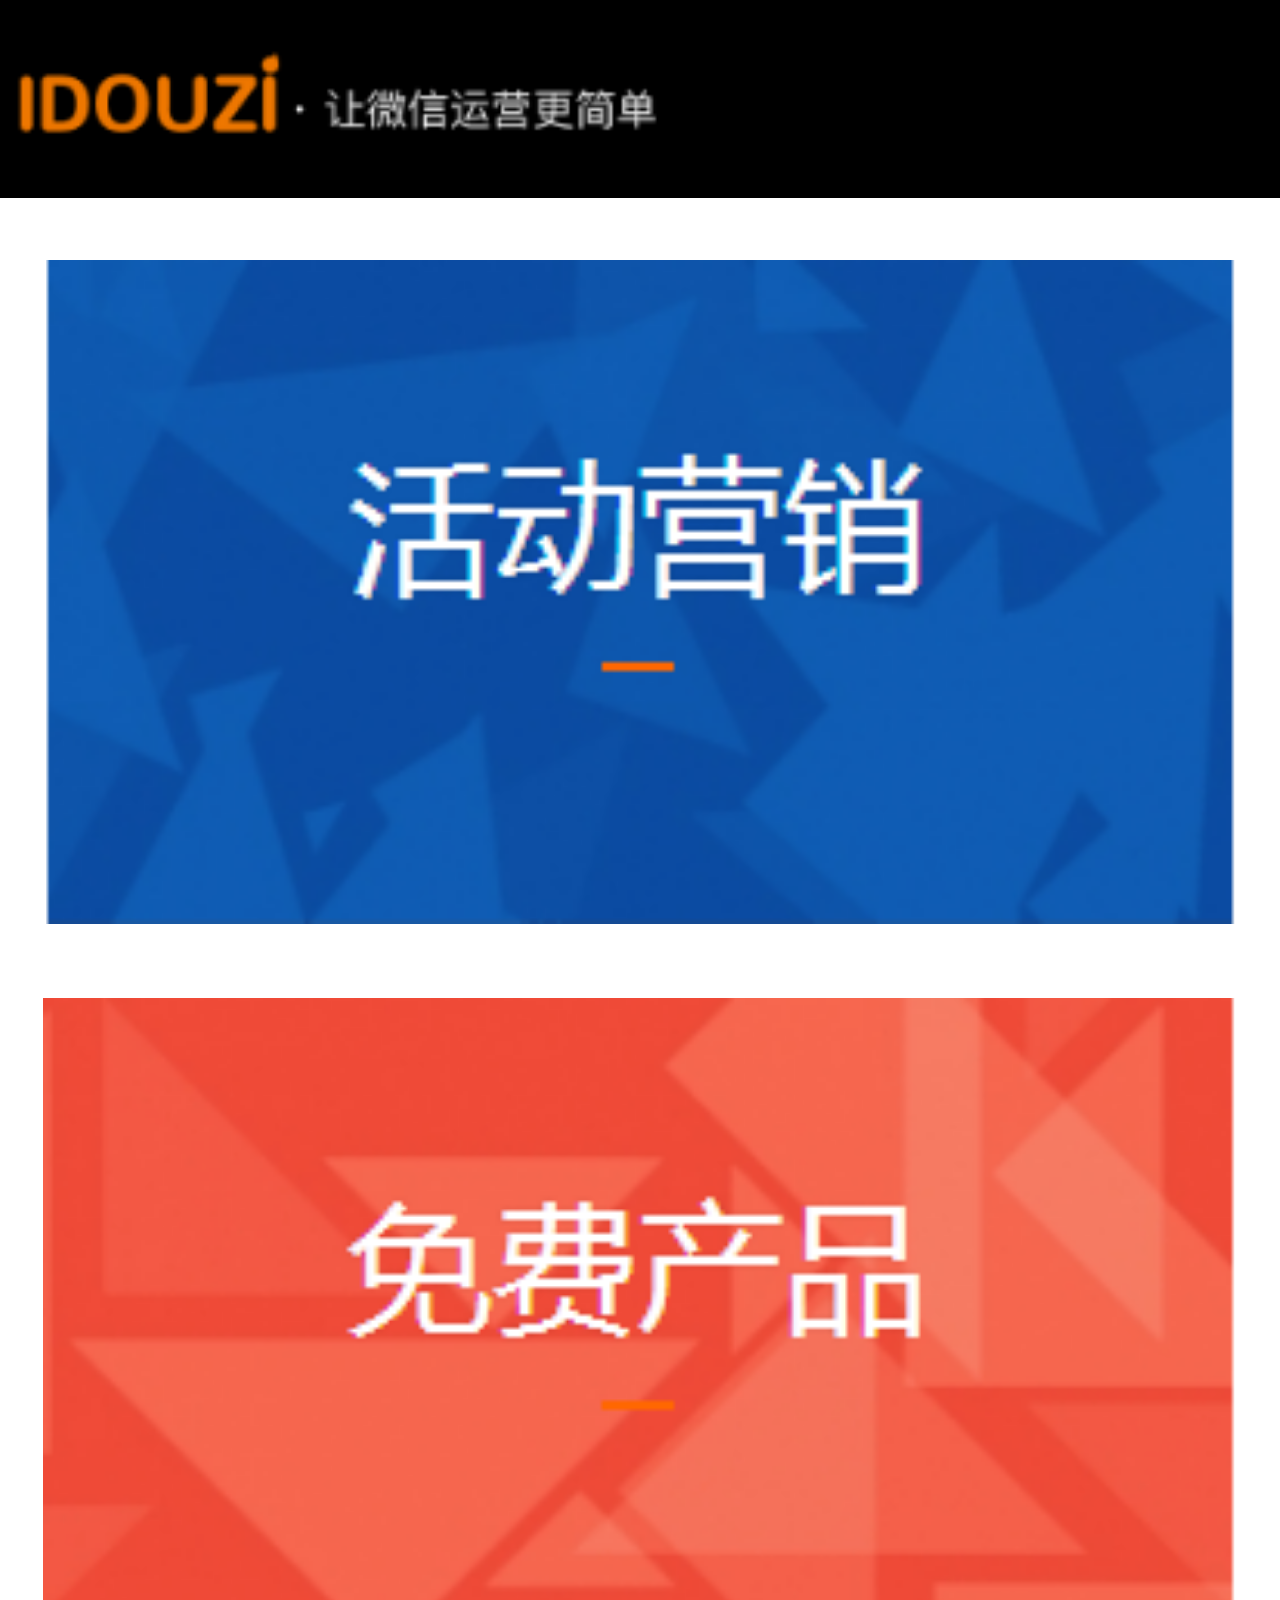
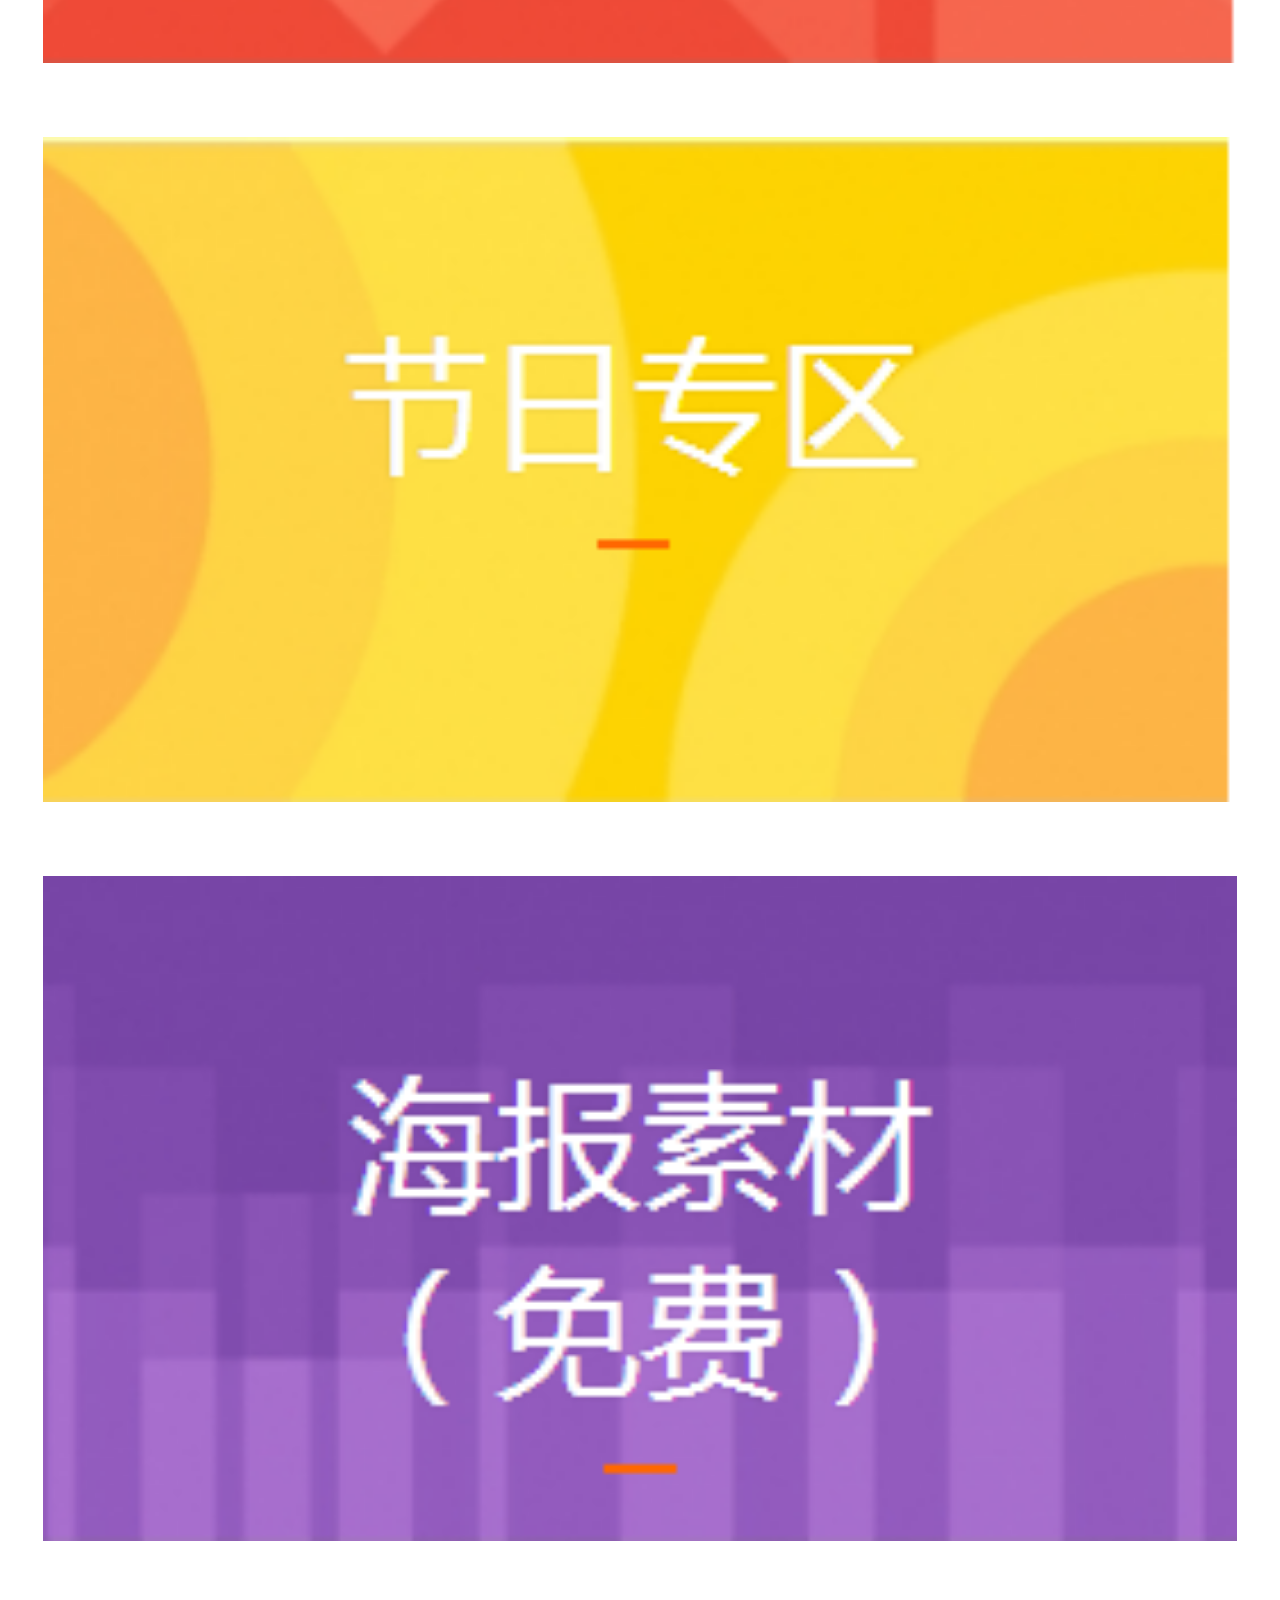
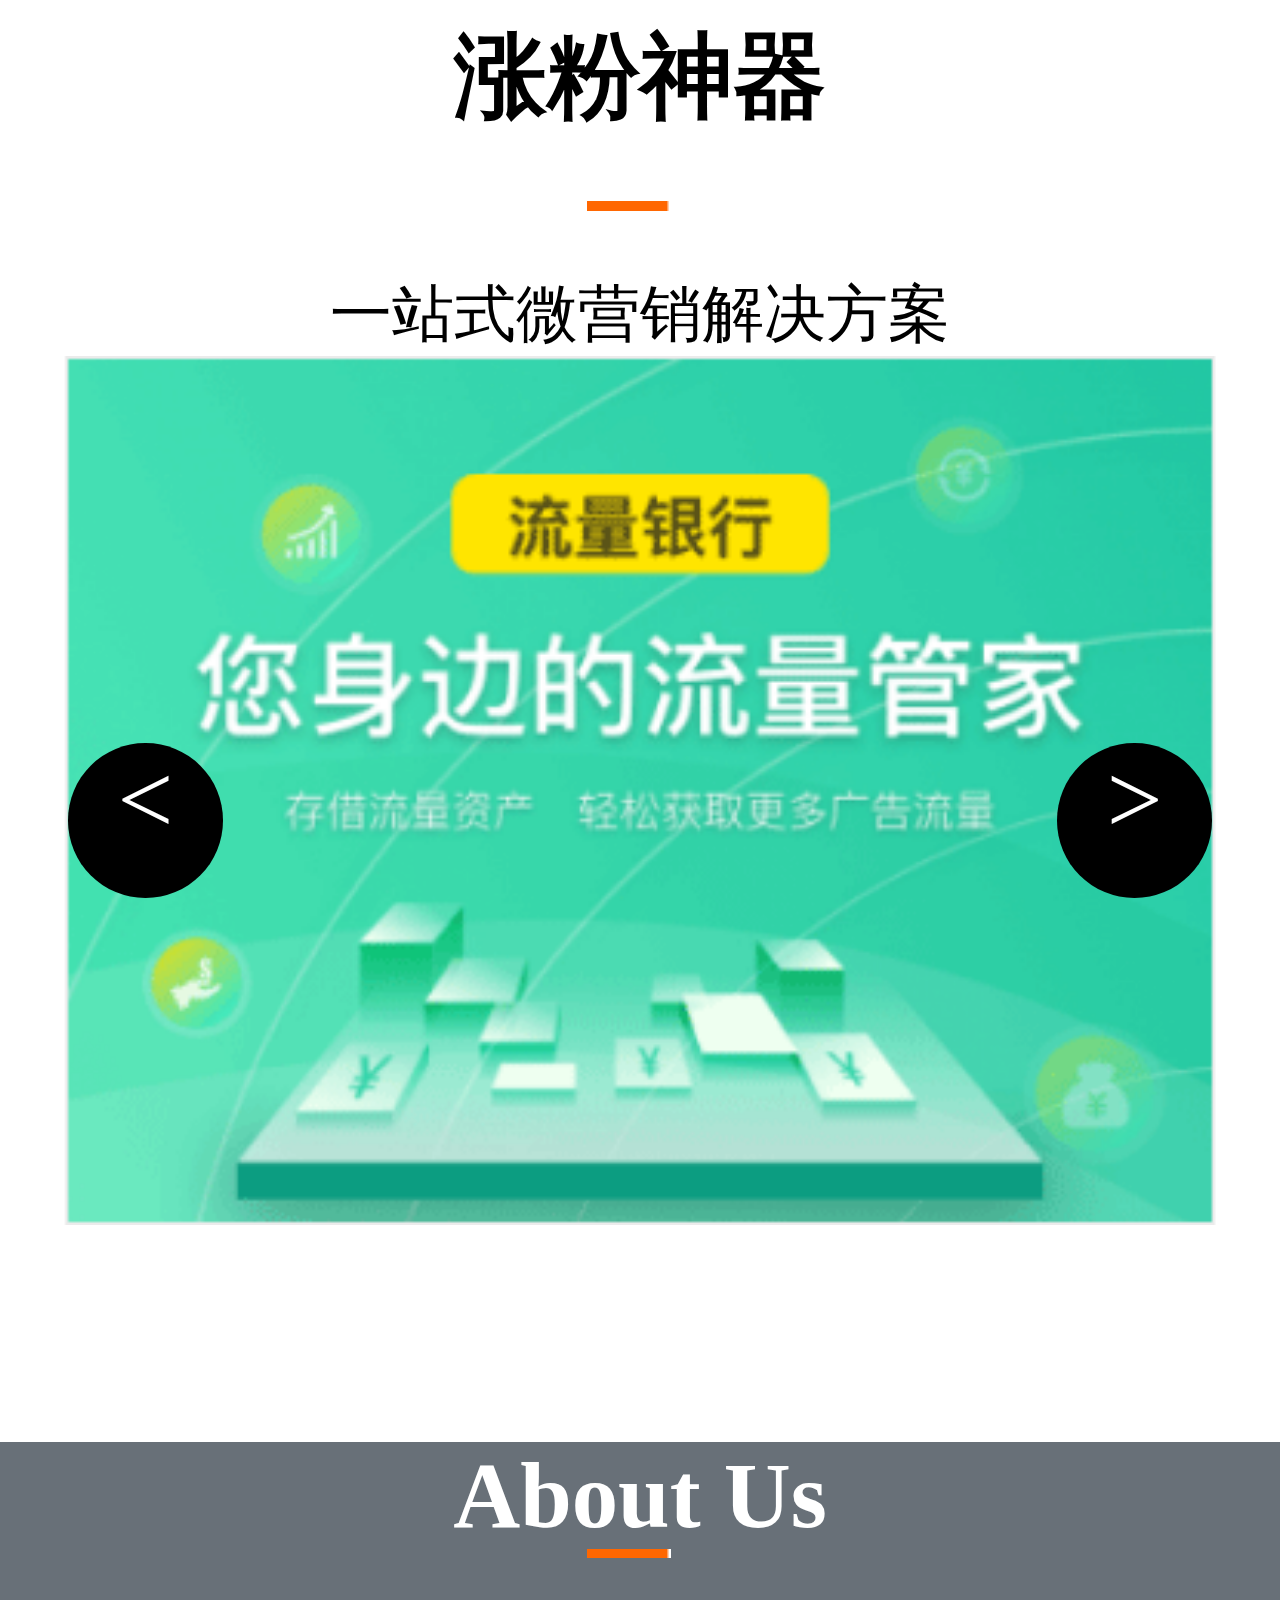
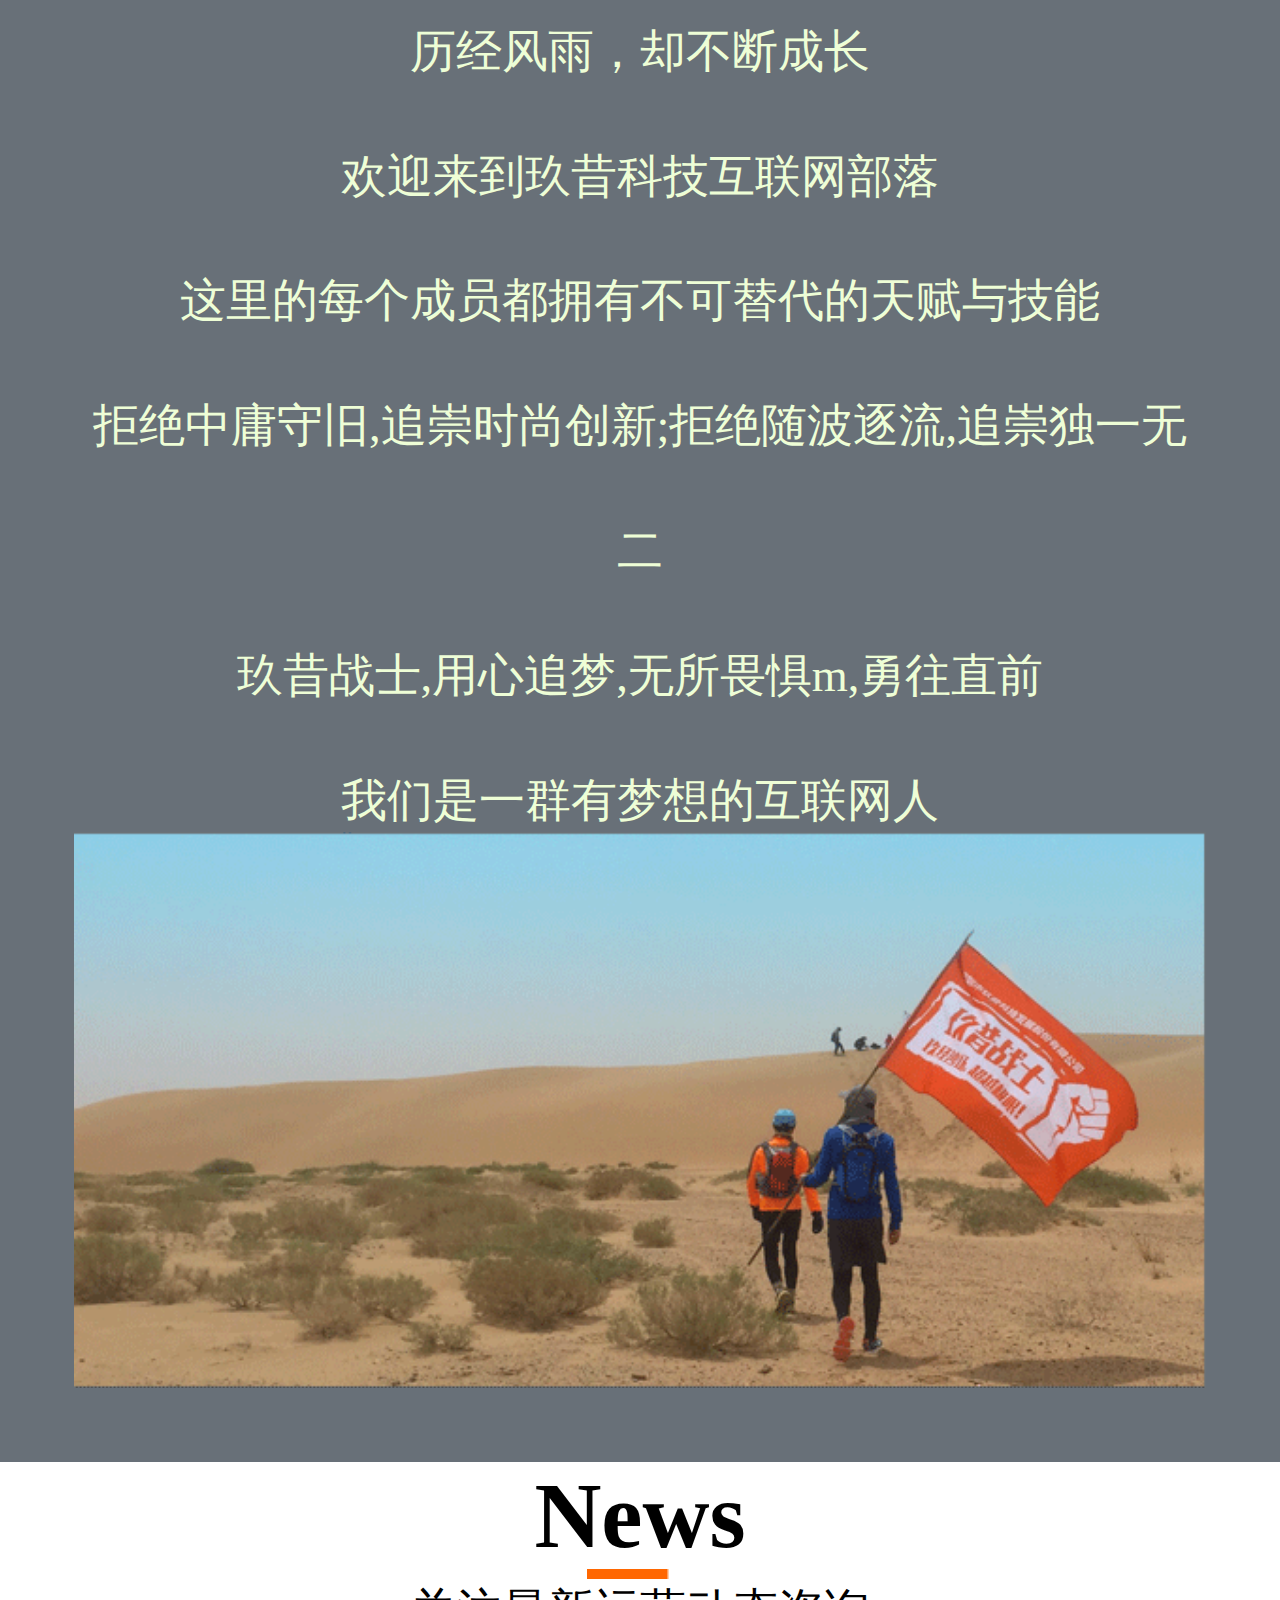
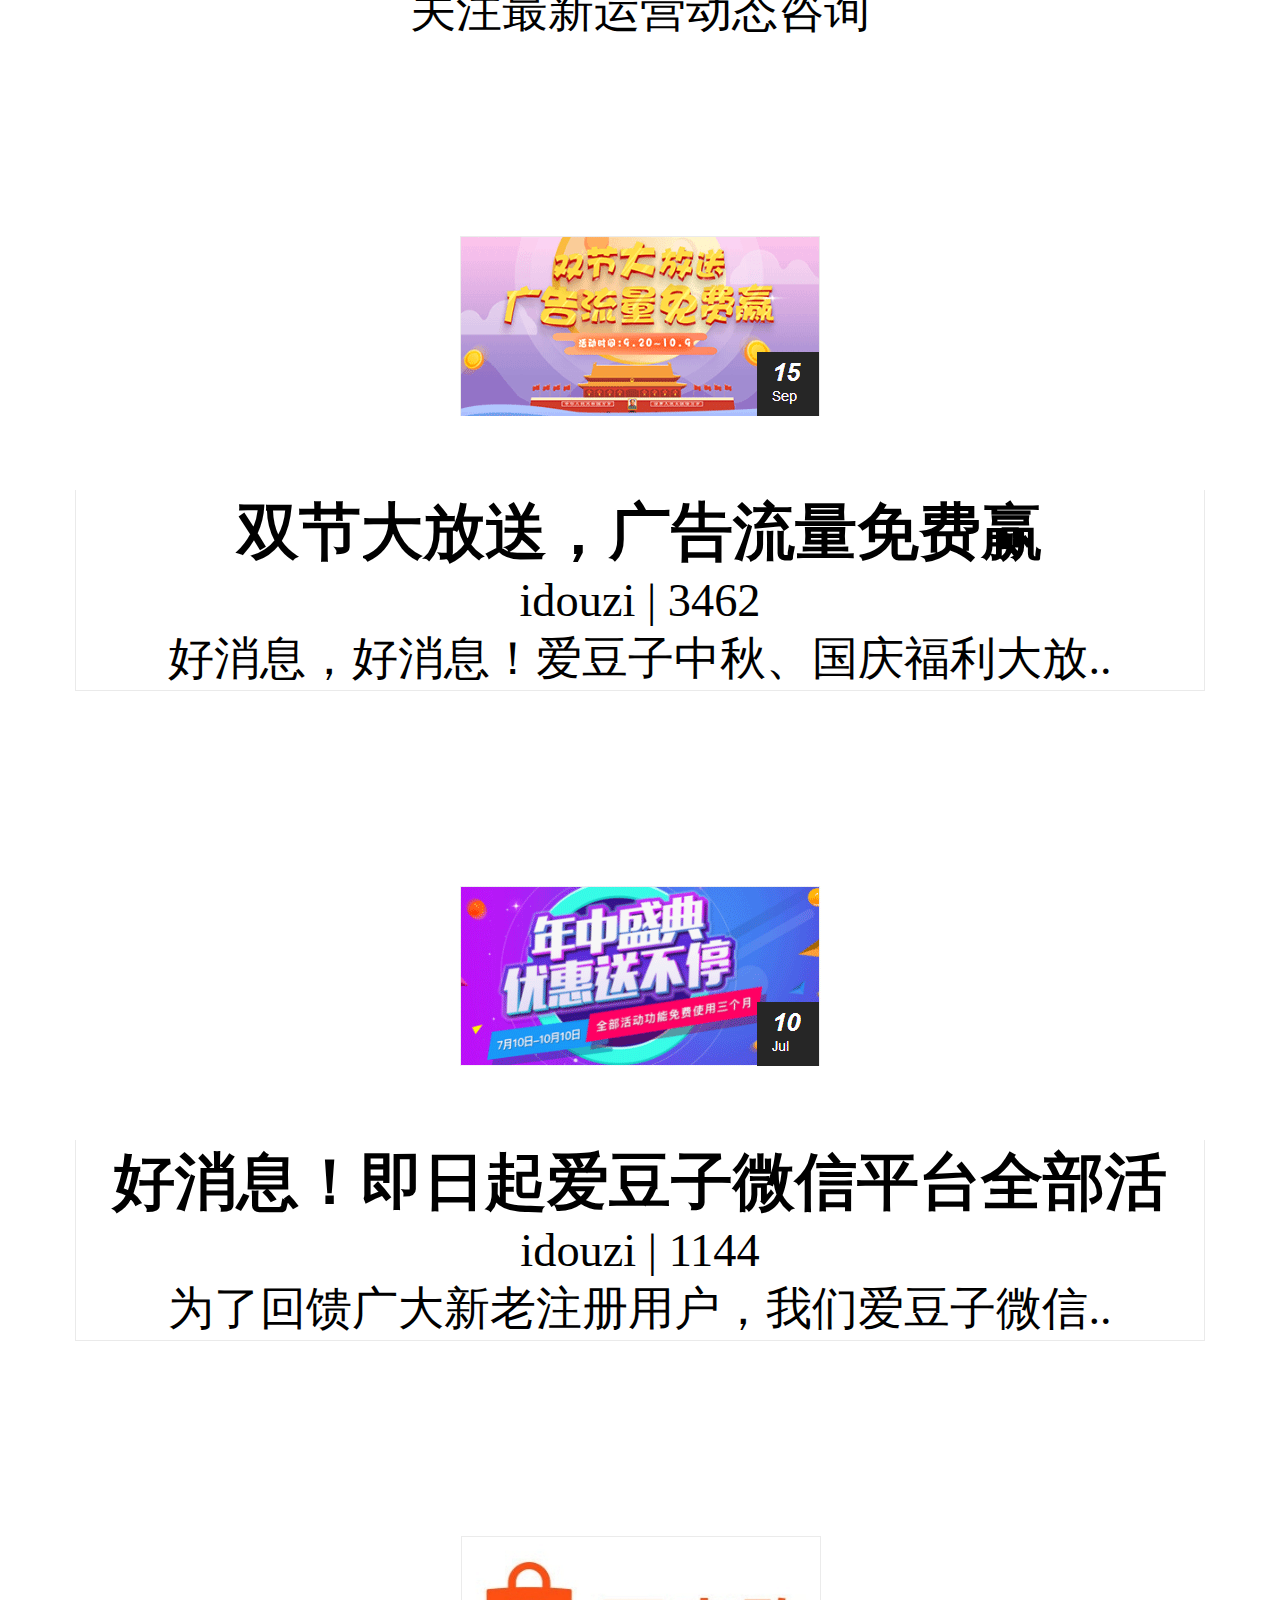
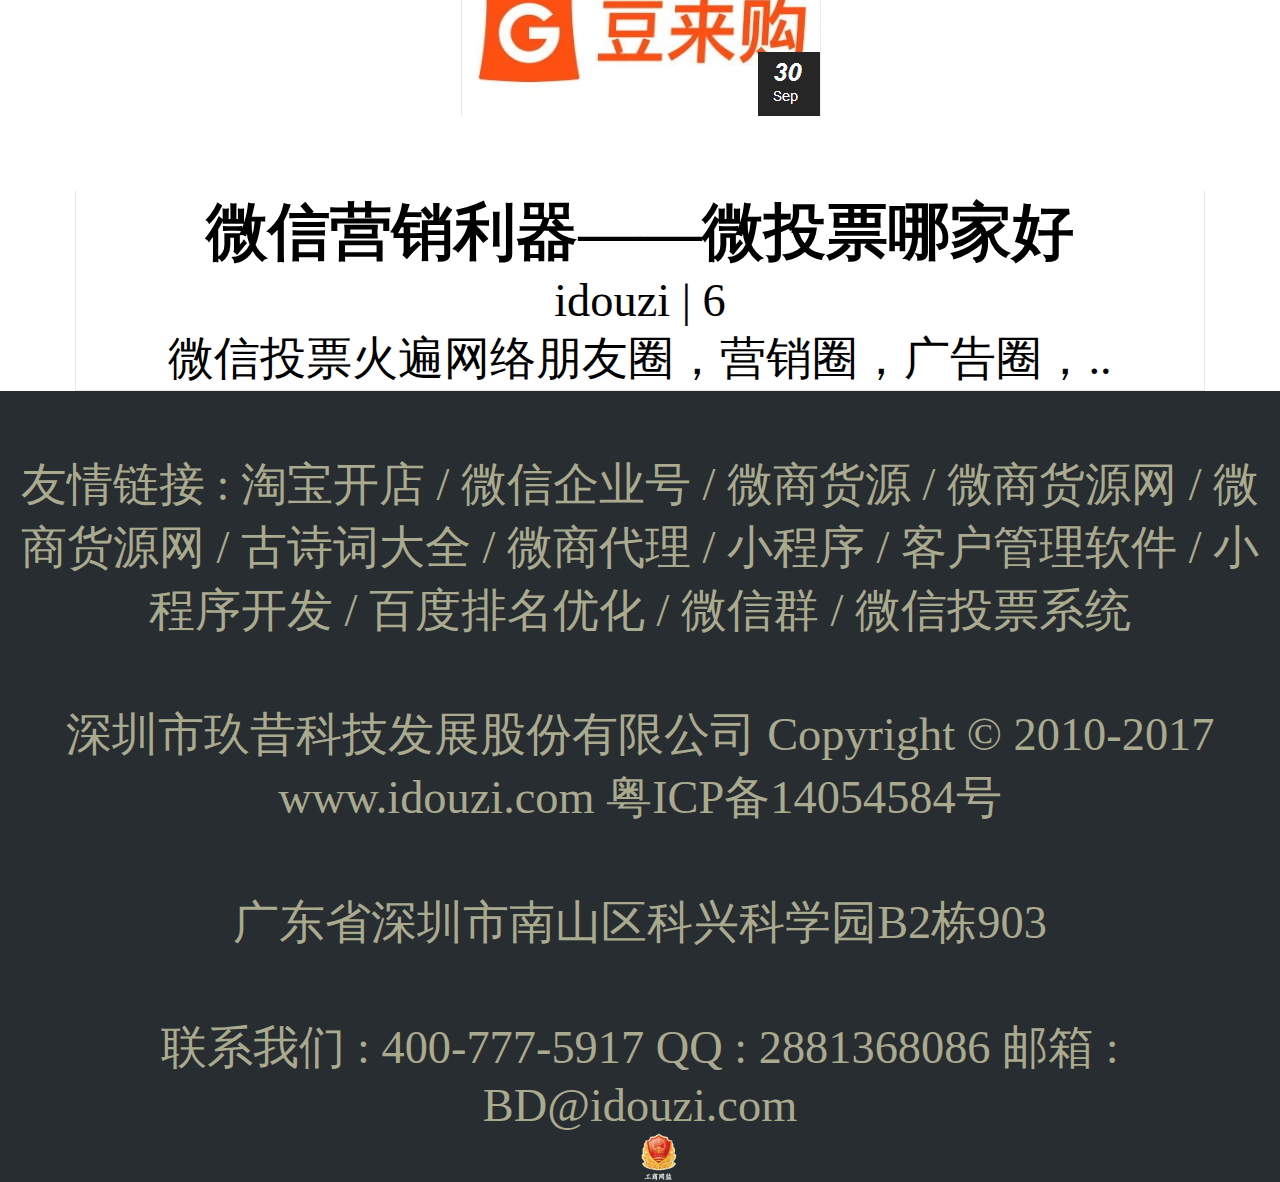
<file: 爱豆子/手机豆子/手机.html>
<!DOCTYPE html>
<html lang="en">
<head>
    <meta charset="UTF-8">
    <title></title>
    <link rel="stylesheet" href="css.css"/>
    <meta name="viewport"
          content="width=device-width, user-scalable=no, initial-scale=1.0, maximum-scale=1.0, minimum-scale=1.0"/>
    <script type="text/javascript" src="js/fontsize.js"></script>
    <script type="text/javascript" src="js/jquery-1.12.4.js"></script>
    <script type="text/javascript" src="js/123.js"></script>
    <link rel="stylesheet" href="swiper.min.css">
</head>
<body>
<div class="div_1">
    <img src="images/1_03.gif" alt=""/>
</div>
<div class="div_2">
    <ul>
    <li><img src="images/4_03.gif" alt="" class="aa"/></li>
    <li><img src="images/5_03.gif" alt="" class="bb"/></li>
    <li><img src="images/6_03.gif" alt="" class="cc"/></li>
    <li><img src="images/7_03.gif" alt="" class="dd"/></li>
    </ul>
</div>
<div class="div_3">
    <h3>涨粉神器</h3>
    <img src="images/3_03.gif" alt="" class="img1" id="im"/>
    <p class="ppp">一站式微营销解决方案</p>
    <div class="div_4">
        <p class="zuo"><</p>
        <div class="div_4_1">
            <img src="images/63_03.gif" alt=""/>
            <img src="images/65_03.gif" alt=""/>
            <img src="images/67_03.gif" alt=""/>
            <img src="images/69_03.gif" alt=""/>
        </div>
        <p class="you">></p>
    </div>
</div>
<div class="div_5">
    <h2>About Us</h2>
    <img src="images/3_03.gif" alt="" class="img1"/>
    <p>历经风雨，却不断成长</p>
    <p class="div_5_p3">欢迎来到玖昔科技互联网部落</p>
    <p>这里的每个成员都拥有不可替代的天赋与技能</p>
    <p>拒绝中庸守旧,追崇时尚创新;拒绝随波逐流,追崇独一无</p>
    <p>二</p>
    <p>玖昔战士,用心追梦,无所畏惧m,勇往直前</p>
    <p>我们是一群有梦想的互联网人</p>
    <img src="images/091_03.gif" alt="" class="tu2"/>
</div>
<div class="div_7">
    <h2>News</h2>
    <img src="images/3_03.gif" alt="" class="img1"/>
    <p>关注最新运营动态咨询</p>
    <ul>
        <li><img src="images/123_03.gif" alt=""/><a href="" class="bb"></a>
            <div>
                <h3>双节大放送，广告流量免费赢</h3>
                <p>idouzi  |  3462</p>
                <p>好消息，好消息！爱豆子中秋、国庆福利大放..</p>
            </div>
        </li>
        <li><img src="images/124_05.gif" alt=""/><a href="" class="bb"></a>
            <div>
                <h3>好消息！即日起爱豆子微信平台全部活</h3>
                <p>idouzi  |  1144</p>
                <p>为了回馈广大新老注册用户，我们爱豆子微信..</p>
            </div>
        </li>
        <li><img src="images/125_07.gif" alt=""/><a href="" class="bb"></a>
            <div>
                <h3>微信营销利器——微投票哪家好</h3>
                <p>idouzi  |  6</p>
                <p>微信投票火遍网络朋友圈，营销圈，广告圈，..</p>
            </div>
        </li>
    </ul>
</div>
<div class="div_8">
    <p class="fp1">友情链接 :  淘宝开店 /  微信企业号  / 微商货源 /  微商货源网  / 微商货源网  / 古诗词大全  / 微商代理  / 小程序  / 客户管理软件  / 小程序开发 /  百度排名优化 / 微信群 /  微信投票系统</p>
    <div class="bwe">
        <p>深圳市玖昔科技发展股份有限公司 Copyright © 2010-2017 www.idouzi.com 粤ICP备14054584号</p>
        <p>广东省深圳市南山区科兴科学园B2栋903</p>
        <p>联系我们 : 400-777-5917 QQ : 2881368086 邮箱 : BD@idouzi.com</p>
        <img src="images/ou_03.gif" alt=""/>
    </div>
</div>
</body>
<script type="text/javascript" src="js/zepto.min.js"></script>
<script type="text/javascript" src="js/touch.js"></script>
<script type="text/javascript" src="js/fx.js"></script>
<script type="text/javascript" src="js/fx_methods.js"></script>
</html>
</file>
<file: 答辩项目-刘忠志/css/tou.css>
*{padding:0;margin:0;}
.tounei{width:1203px;height:80px;margin:0 auto;position:relative;}
h1{float:left;width:44px;height:44px;display:block;margin:17px 0 0 23px;position:absolute;left:0;top:0;}
.touzhong{width:790px;position:absolute;top:0;left:390px;}
.touzhong ul{list-style:none;height:80px;}
.touzhong ul li{float:left;font:14px ����;}
.touzhong a{line-height:75px;display:block;text-align:center;text-decoration:none;padding-left:30px;padding-right:30px;color:#7e7e7e;}
.touzhong a:hover{color:black;}
.touyou{width:200px;height:80px;position:absolute;left:1050px;top:31px;}
.c{padding-left:40px;padding-right:40px;}
.logo{background-color:#f1f1f1;height:150px;width:100%;overflow: hidden;position: relative;z-index:1;}
.logo_new{position: fixed;top:0;box-shadow: 0 5px 10px #4e4e4e;}
/*.logo_inner{position:relative;}*/
.logonei{width:790px;position:absolute;top:0;left:270px;}
.logonei a:hover{color:red;}
.logo ul{list-style:none;}
.logo ul li{float:left;width:105px;text-align:center;padding-top:40px;}
.logo a{display:block;text-decoration:none;font:14px ����;color:#333333;line-height:25px;}
.logo span{display:block;padding-top:25px;}
#gouwu{width:320px;height:55px;position:absolute;top:80px;left:975px;border:1px;box-shadow:0 4px 2px #4e4e4e;
    z-index:5;text-align:center;line-height:50px;color:black;background-color:#ffffff;}
.bord{border-bottom:5px solid red;}
</file>
<file: 答辩项目-刘忠志/css/zhuti.css>
.k {width:100%;height:325px;overflow:hidden;position:relative;}
.k img{width:1350px;height:325px;float:left;}
.ka{width:7000px;}
.k ul{
    height: 20px;
    position: absolute;
    top: 290px;
    right: 100px;
}
.k ul li{
    list-style: none;
    float: left;
    width: 20px;
    height: 20px;
    margin-right: 5px;
    background-color:#000000;
}
.k ul li a{display:block;width:20px;height:20px;}
.white{background-color: white;}
.satu{padding:60px 0;}
.satunei{width:1220px;margin:auto;}
.satu ul{list-style:none;overflow:hidden;}
.satu ul li{float:left;padding:0 10px;}
.batu{width:100%;margin:auto;background-color:#f2f2f2;overflow: hidden;padding-bottom:50px;}
.bashang{padding-top:50px;}
.bashang h2{color:#333333;padding-left:80px;display:block;width:250px;}
.baxia{width:150px;padding-top:30px;padding-left:80px;}
.baxia h2{display:block;}
.batu a{text-decoration:blink;background-color:#ffffff;display:block;color:#030200;padding:50px 0;height:241px;}
.batu a:hover{box-shadow: 0 5px 10px #4e4e4e;}
.batu ul{overflow:hidden;list-style:none;padding-top:20px;padding-left:60px;}
.batu ul li{float:left;width:22%;height:341px;  text-align:center;margin-top:20px;margin-left:1.6667%;color:#333;}
.shuxian img{width:100%;}
</file>
<file: 答辩项目-刘忠志/css/jiao.css>
.tuihuo{width:100%;overflow:hidden;background-color:#ffffff;}
.tui{width:1200px;margin:auto;border-bottom:1px solid #e4e4e4;overflow:hidden;}
.tuihuo a{text-decoration:blink;color:#000000;}
.tuihuo ul{list-style:none;}
.tuihuo ul li{float:left;width:300px;text-align:center;margin-top:40px;}
.tuihuo ul li span{display:block;padding-top:15px;margin-bottom:40px;}
.foot{width:100%;overflow:hidden;}
.footnei{width:1200px;margin:auto;padding:70px 0 60px;}
.footnei div{width:240px;float:left;}
.foot ul{list-style:none;}
.foot p{padding-bottom:10px;font-size:1.5rem;}
.foot a{text-decoration:blink;color:#666666;}
.foot a:hover{color:#000000;}
.foot ul li{float:left;width:240px;padding-bottom:10px;}
#kefu{padding-left:235px;}
#kefu a{text-decoration:blink;font-family: FZLTXIANH,"Microsoft YaHei",Arial;color:#000000;}
.dianhua{font-size:35px;padding-bottom:10px;}
.zaixian{border:1px solid #000000;text-align:center;line-height:50px;}
.jiaobu{width:100%;background-color:#f2f2f2;margin-top:65px;}
.jiaobu a{text-decoration: blink;color: #030200;}
.jiaonei{width:1200px;margin:auto;}
.jiao_1{width:540px;float:left;padding-top:30px;line-height:10px;}
.jiao_2{width:130px;float:left;padding-top:10px;}
.jiao_3{width:;200px;float:right;padding-top:30px;text-align:center;}
.guo{float:right;padding-left:10px;padding-top:30px;}
.jiao_4{width:300px;padding-bottom:40px;}
</file>
<file: 爱豆子/css.css>
*{padding:0;margin:0 auto;}
header{background-color:#000000;color:#ffffff;height:61px;
    width: 100%;}
.div_1{width:1260px;height:33px;padding-top:15px;}
.img_1{float:left;padding-right:44px;}
.ul_1{list-style:none;}
.ul_1 li{float:left;margin-left:10px;line-height:30px;width:80px;height:25px;text-align:center;}
.ul_1_1>li{list-style:none;background-color:#000000;padding-top:15px;padding-bottom:5px;width:150px;text-align:left;}
.ul_1_1{position:relative;z-index:100;}
.li_1{border-bottom:#ffffff solid 2px;}
.ul_1 li:hover{border-bottom:#ffffff solid 2px;}
.li_2 a{color:#ff6700;}
.li_3{background-color:#ff6700;width:50px;padding:3px;}
a{color:#ffffff;text-decoration:none;}
.swiper-container{width: 100%;height:100%;}
.swiper-wrapper img{width:100%;}
.swiper-slide {
    display: -webkit-box;
    display: -ms-flexbox;
    display: -webkit-flex;
    display: flex;
    -webkit-box-pack: center;
    -ms-flex-pack: center;
    -webkit-justify-content: center;
    justify-content: center;
    -webkit-box-align: center;
    -ms-flex-align: center;
    -webkit-align-items: center;
    align-items: center;
}
.div_2{width:1190px;height:181px;margin-top:70px;animation: left 1s linear both;}
@keyframes left {
    0%{
        -webkit-transform: translate(-100%);
        -moz-transform: translate(-100%);
        -ms-transform: translate(-100%);
        -o-transform: translate(-100%);
        transform: translate(-100%);
    }
    100%{
        transform: translate(0);
    }
}
.bannerlist li{list-style:none;float:left;padding:15px;}
.bannerlist li a{width:263px;height:147px;display:block;background-color:#000000;opacity:0.3;text-decoration:none;margin-top:-152px;}
.a1{
    animation: fangda .2s linear both;
}
@keyframes fangda {
    0%{
        width: 0;
    }
    100%{
        width: 263px;
    }
}
.div_3{width:1190px;text-align:center;padding-top:60px;}
.div_4{width:1190px;height:280px;overflow:hidden;}
.div_4 img{margin:8px;}
.div_5{text-align:center;background-color:#404953;margin-top:30px;}
.div_5 p{line-height:35px;color:#fefefe;}
.div_5_p1{color:white;font-size:20px;padding-top:54px;}
.div_5_p3{padding-top:53px;}
.div_5_img_2{padding-top:18px;padding-bottom:70px;}
.div_6{height:478px;}
.div_6_1{width:1170px;text-align:center;}
.div_6_2{width:1170px;margin:0 auto;padding-top:35px;}
.div_6_2 ul{list-style:none;}
.div_6_2 ul li{float:left;padding:5px;}
.div_6_2 ul li a{width:361px;height:181px;display:block;background-color:#000000;opacity:0.3;text-decoration:none;margin-top:-181px;}
.a2{
    animation: fang .3s linear both;
}
@keyframes fang {
    0%{
        width: 0;
    }
    100%{
        width: 361px;
    }
}
.div_6_2 div{border:1px solid;border-top:0 solid;}
.div_6_2 h3{padding:13px;}
.div_6_2 p{padding:10px;color:#517789;}
.div_6_2 h3:hover{color:#ff6701;}
footer{background-color:#282d32;height:270px;margin-top:50px;}
.fp1{width:1000px;text-align:center;color:#aaaaaa;padding-top:10px;}
.bwe{text-align:center;padding-top:40px;}
.bwe p{color:#aaaaaa;padding:10px;}
.xialai{
    animation: top 1s linear both;
}
@keyframes top {
    0%{
      transform: translateY(-60px);
    }
    100%{
        transform: translateY(0px);
    }
}
.shangqu{
    animation: dow 1s linear both;
}
@keyframes dow {
    0%{
        transform: translateY(50px);
    }
    100%{
        transform: translateY(0px);
    }
}
.shangqu1{
     animation: ab 1s linear both;
 }
@keyframes ab {
    0%{
        transform: translateY(50px);
    }
    100%{
        transform: translateY(0px);
    }
}
.shangqu2{
         animation: ca 1s linear both;
     }
@keyframes ca {
    0%{
        transform: translateY(50px);
    }
    100%{
        transform: translateY(0px);
    }
}
.shangqu3{
    animation: sk 1s linear both;
}
@keyframes sk {
    0% {
        transform: translateY(-100px);
    }
    100% {
        transform: translateY(0px);
    }
}
body .guding{
    position: fixed;
    top: 0;
    z-index: 9999;
    left: 0;
    animation: xiahua .8s both linear;
}
@keyframes xiahua {
    0% {
        transform: translateY(-61px);
    }
    100% {
        transform: translateY(0);
    }
}
</file>
<file: 答辩项目-刘忠志/css/xiangqing_css.css>
.zhuti{background-color:#efefef;overflow: hidden;width:100%;}
.zhutinei{padding-top:142px;overflow: hidden;width:1300px;padding-bottom:130px;}
.datu,.xiaotu,.youss{float:left;}
.datu ul{list-style:none;}
.xiaotu{padding-top:170px;padding-left:27px;}
.datu{padding-left:135px;}
.youss{width:500px;padding-left:120px;color:#333333;}
.p_1{font-size:25px;padding-bottom:20px;padding-top:20px;}
.p_2{font-size:35px;border-bottom:1px solid #cccccc;line-height:60px;}
.p_3{font-size:15px;padding-top:30px;}
.p_4{font-size:15px;padding-top:40px;}
.youss ul{list-style:none;padding-top:70px;}
.youss ul li{float:left;}
.youss img{padding-left:18px;margin-top:-1px;}
.ul_li{background-color:#eb0028;width:200px;height:50px;text-align:center;line-height:50px;}
.ul_li:hover{background-color:#d70226;}
.ul_li a{color:white;text-decoration: blink;}
.xuantin{background-color:white;width:100%;}
.xuan_fix{position: fixed;top:0;left:0;z-index: 10;}
.xuantin ul{list-style:none;overflow:hidden;line-height:80px;margin:auto;width:244px;}
.xuantin ul li{float:left;width:122px;text-align:center;}
.xuantin ul li{color:#999999;cursor: pointer}
.xuantin ul li:hover{background-color:#d70226;color:white;}
.jie{background-color:#efefef;width:100%;overflow:hidden;}
.jieshaoaa{width:900px;margin: 0 auto;}
.san{width:190px;line-height:1.8;float:left;}
.sanbao{width:577px;float:left;line-height:1.8;font-size:14px;padding-left:30px;color:#999999;padding-bottom:20px;border-bottom:1px solid #e0e0e0;}
</file>
<file: 爱豆子/手机豆子/css.css>
*{padding:0;margin:0;}
.div_1{background-color:#000000;width:100%;height:0.64rem;font-size:1px;}
.div_1 img{width:2.09rem;height:0.32rem;font-size:1px;padding-top:0.15rem;padding-left:0.05rem;}
.div_2{width:100%;margin-top:0.2rem;}
.div_2 ul{list-style:none;}
.div_2 ul li{text-align: center;}
.div_2 ul li img{width:3.86rem;height:2.15rem;}
.aa,.bb,.cc,.dd{animation: left 1s linear both;}
@keyframes left {
    0%{transform: translate(100%);}
    100%{transform: translate(0);}
}
.zuo1{animation: zuo1 1s linear both;}
.div_3{text-align:center;}
.div_3 h3{font-size:0.3rem;padding-bottom:0.2rem;}
.div_3 img{padding-bottom:0.2rem;}
.div_4{width:3.74rem;overflow:hidden;margin:0 auto;position: relative;}
.div_4_1{width:14.96rem;height:2.81rem;}
.div_4 img{width:3.74rem;height:2.81rem;float:left;}
.ppp{font-size:0.2rem;}
.img1{width:0.27rem;height:0.03rem;display: block;padding-left:1.9rem;}
.zuo{position: absolute;left:0.02rem;top:1.25rem;background-color: #000000;color:white;width:0.5rem;height:0.5rem;text-align:center;border-radius:50%;font-size:0.32rem;}
.you{position: absolute;right:0.02rem;top:1.25rem;background-color: #000000;color:white;width:0.5rem;height:0.5rem;text-align:center;border-radius:50%;font-size:0.32rem;}
.zuo:hover{background-color:#ff6700;z-index: 100}
.you:hover{background-color:#ff6700;}
.div_5{width:100%;text-align:center;background-color:#687078;}
.div_5 h2{font-size:0.3rem;color: white;margin-top:0.5rem;}
.div_5 p{font-size:0.15rem;color:#eefed6;padding-top:0.2rem;}
.img1{width:0.27rem;height:0.03rem;display: block;padding-left:1.9rem;}
.tu2{width:3.66rem;height:1.8rem;}
.div_7{width:100%;text-align:center;}
.div_7 h2{font-size:0.3rem;}
.div_7 h3{font-size:0.2rem;}
.div_7 ul li{padding-top:0.3rem;}
.div_7 div{border:1px solid;border-top:0 solid;width:3.65rem;margin:0 auto;border-color: #eaeaea;}
.img1{width:0.27rem;height:0.03rem;display: block;padding-left:1.9rem;}
.div_7 p{font-size:0.15rem;}
.div_8{background-color:#282d32;text-align: center;}
.div_8 p{font-size:0.15rem;color:#aaaa8f;padding-top:0.2rem;}
.div_8 img{display: block;padding-left:50%;}
body .xiahua{
    position: fixed;
    top: 0;
    z-index: 9999;
    left: 0;
    animation: xiahua .8s both linear;
}
@keyframes xiahua {
    0% {
        transform: translateY(-61px);
    }
    100% {
        transform: translateY(0);
    }}
.xialai{animation: top 2s linear both;}
@keyframes top {
    0%{
        transform: translateY(0.6rem);
    }
    100%{
        transform: translateY(0rem);
    }
}
</file>
